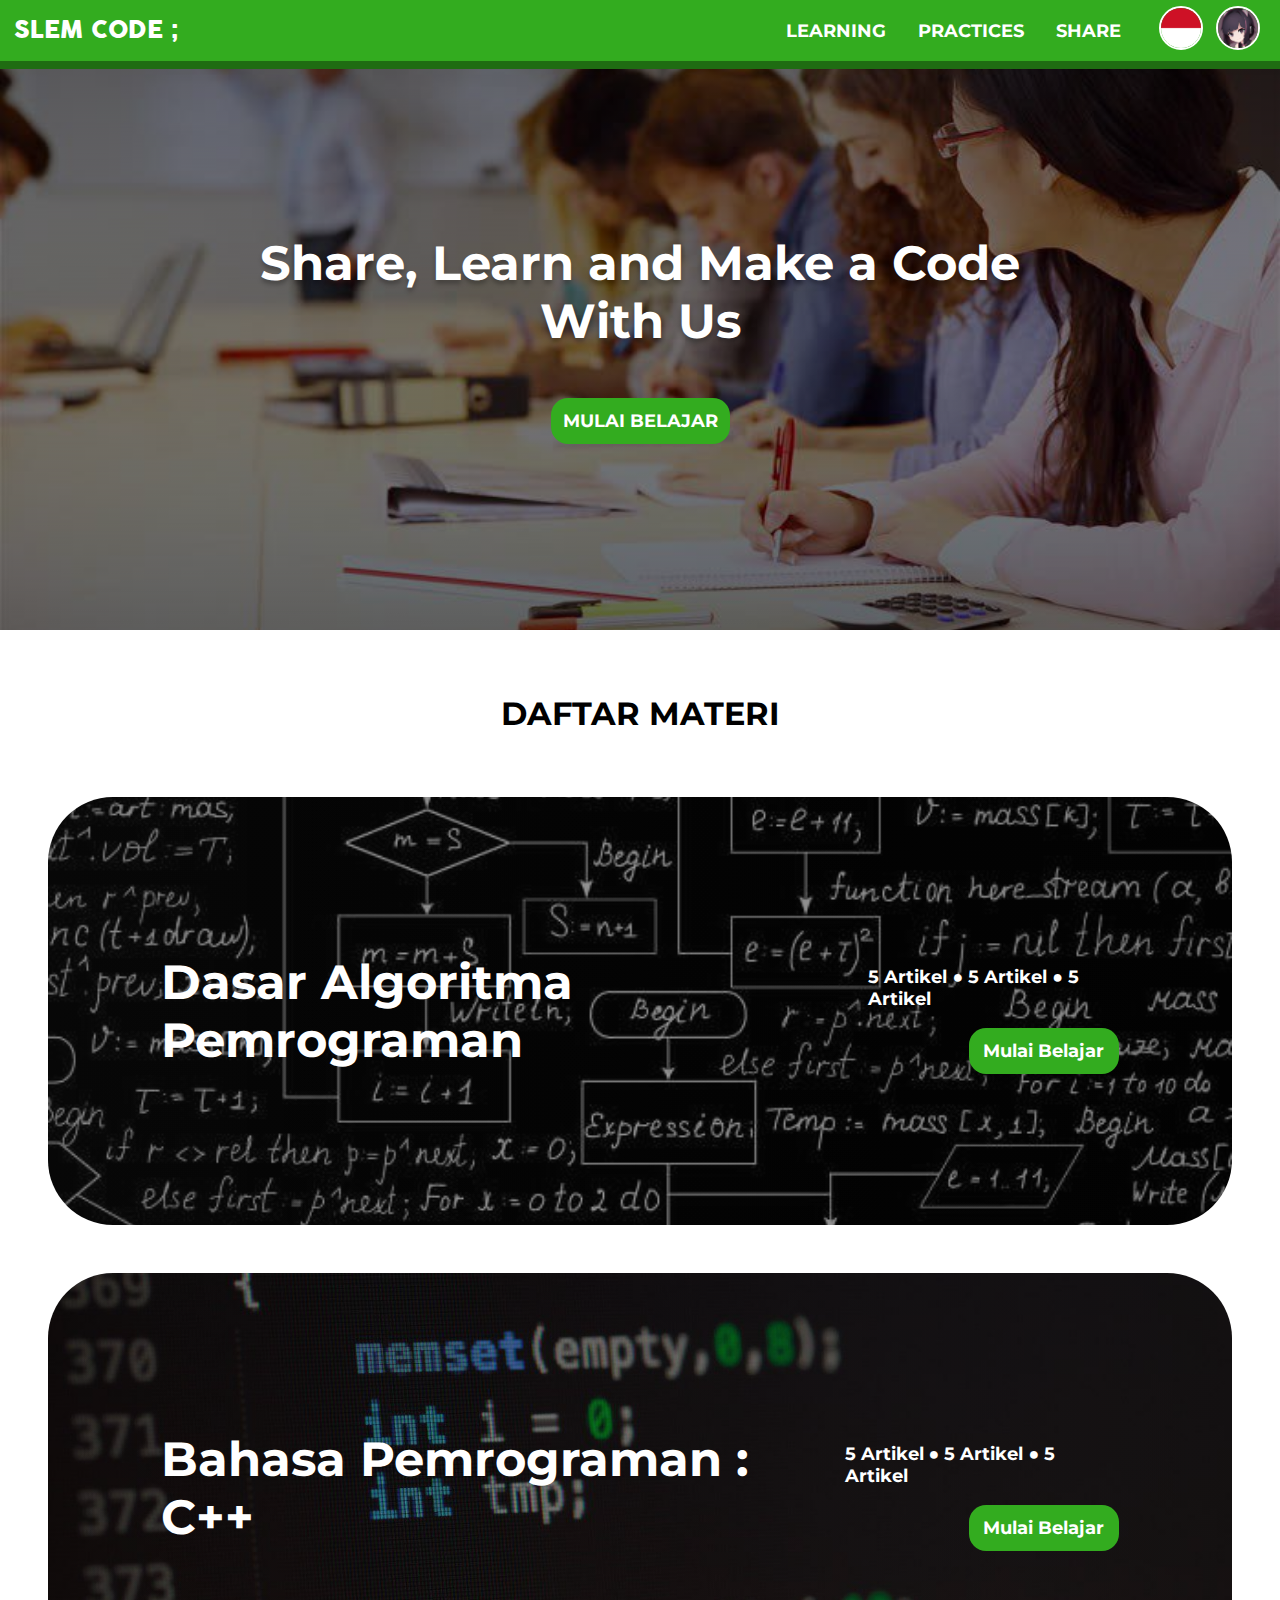
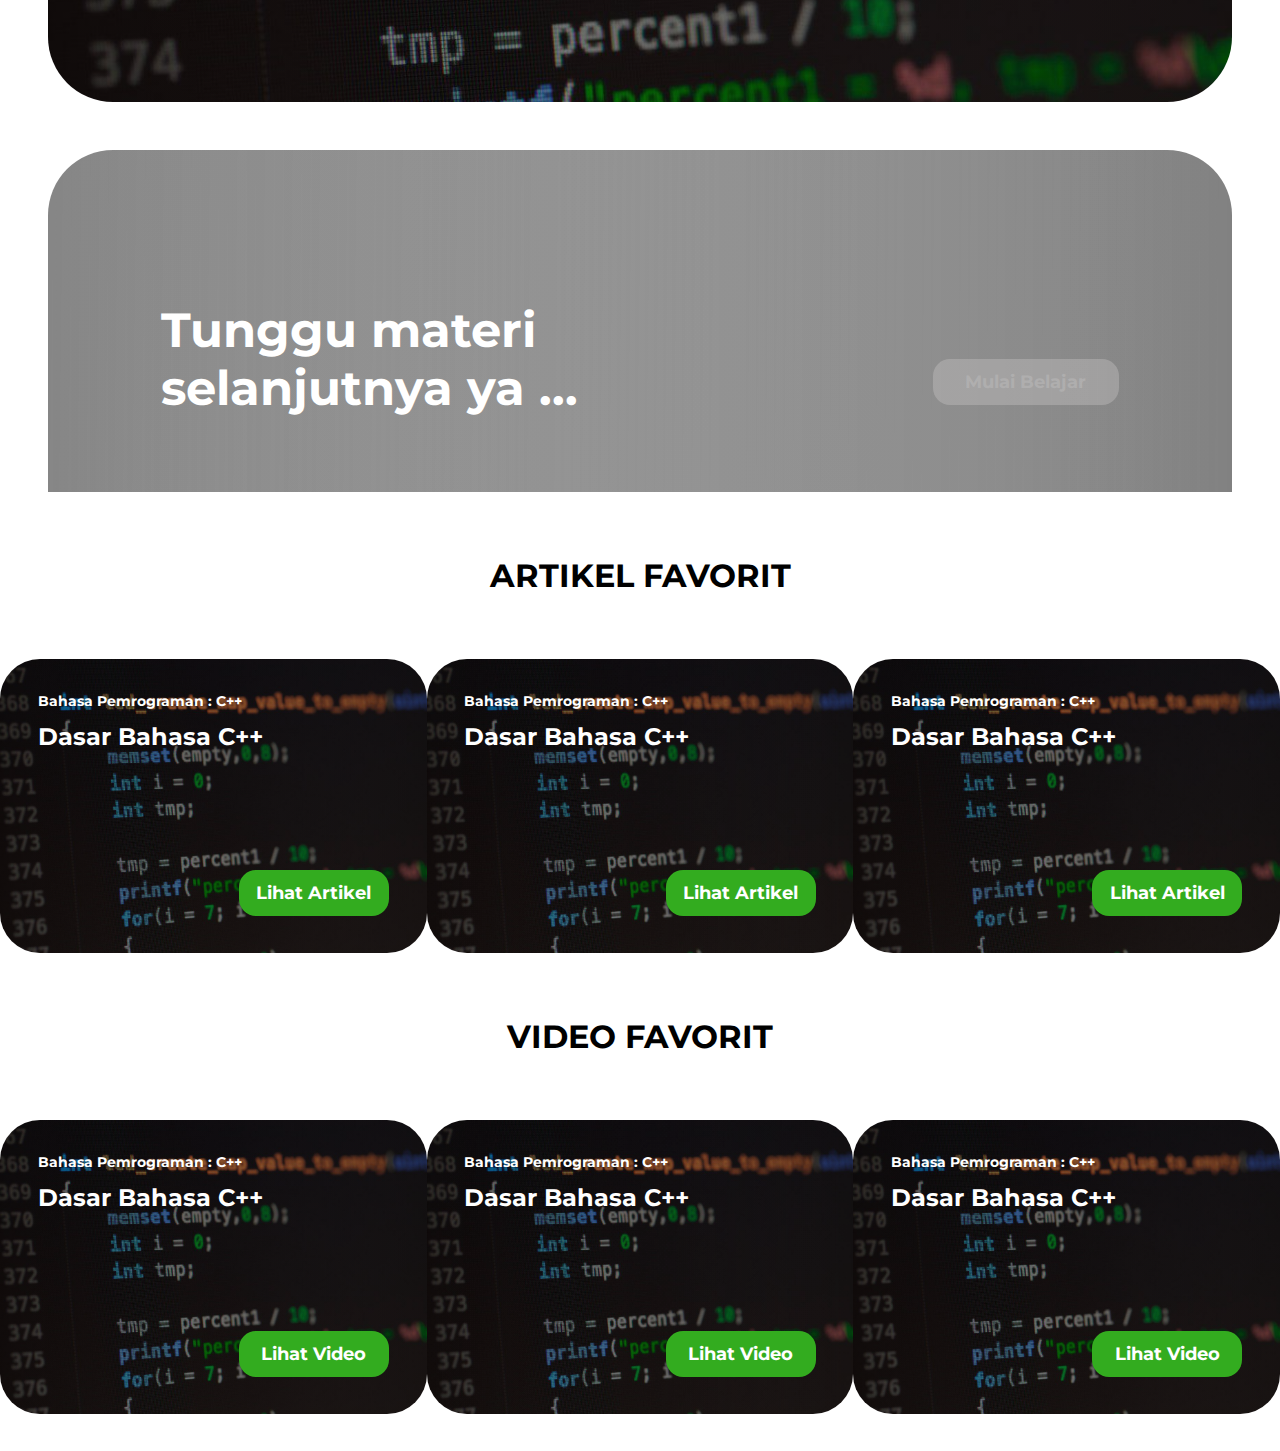
<file: index.html>
<!DOCTYPE html>
<html lang="en">
  <head>
    <meta charset="UTF-8" />
    <meta name="viewport" content="width=device-width, initial-scale=1.0" />
    <meta http-equiv="X-UA-Compatible" content="ie=edge" />
    <title>Home &ndash; SLEM CODE ;</title>
    <link
      rel="stylesheet"
      href="https://use.fontawesome.com/releases/v5.7.2/css/all.css"
      integrity="sha384-fnmOCqbTlWIlj8LyTjo7mOUStjsKC4pOpQbqyi7RrhN7udi9RwhKkMHpvLbHG9Sr"
      crossorigin="anonymous"
    />
    <link
      href="https://fonts.googleapis.com/css?family=Montserrat&display=swap"
      rel="stylesheet"
    />
    <link rel="stylesheet" href="/styles/main.css" />
    <link rel="stylesheet" href="/styles/home.css" />
  </head>
  <body>
    <nav class="navbar">
      <a href="/" class="nav-brand nav-link">SLEM CODE ;</a>
      <a href="#" class="nav-link">LEARNING</a>
      <a href="#" class="nav-link">PRACTICES</a>
      <a href="#" class="nav-link">SHARE</a>
      <button class="nav-link lang-select ">
        <img src="/assets/images/lang/ind.png" alt="ind.png" />
      </button>
      <button class="nav-link nav-user">
        <img src="/assets/images/avatar.jpg" alt="avatar.jpg" />
      </button>
    </nav>

    <section id="main-banner-wrapper">
      <header class="main-banner">
        <p>
          Share, Learn and Make a Code <br />
          With Us
        </p>
        <a href="#daftar-materi" class="link-styling">MULAI BELAJAR</a>
      </header>
    </section>

    <section id="daftar-materi">
      <header>
        <h1>DAFTAR MATERI</h1>
      </header>
      <article>
        <div class="materi-dap materi-container">
          <div class="materi-container-header">Dasar Algoritma Pemrograman</div>
          <div class="materi-container-content">
            <p>
              <span>5 Artikel</span>
              <span>&#9679;</span>
              <span>5 Artikel</span>
              <span>&#9679;</span>
              <span>5 Artikel</span>
            </p>
            <a href="/dasar_algoritma/" class="link-styling">Mulai Belajar</a>
          </div>
        </div>
        <div class="materi-cpp materi-container">
          <div class="materi-container-header">
            Bahasa Pemrograman : C++
          </div>
          <div class="materi-container-content">
            <p>
              <span>5 Artikel</span>
              <span>&#9679;</span>
              <span>5 Artikel</span>
              <span>&#9679;</span>
              <span>5 Artikel</span>
            </p>
            <a href="/c_plus_plus/" class="link-styling">Mulai Belajar</a>
          </div>
        </div>
        <div class="materi-container">
          <div class="materi-container-header">
            Tunggu materi <br />
            selanjutnya ya ...
          </div>
          <div class="materi-container-content">
            <p>
              <span>&nbsp;</span>
            </p>
            <a class="link-styling disable-link">Mulai Belajar</a>
          </div>
        </div>
      </article>
    </section>

    <section id="materi-favorite">
      <!-- Artikel Favorit -->
      <header>
        <h1>ARTIKEL FAVORIT</h1>
      </header>
      <article>
        <div class="favorite-container materi-cpp">
          <div class="favorite-container-title-wrapper">
            <p class="favorite-container-materi">Bahasa Pemrograman : C++</p>
            <p class="favorite-container-title">Dasar Bahasa C++</p>
          </div>
          <div class="favorite-link-wrapper">
            <a href="#" class="link-styling">Lihat Artikel</a>
          </div>
        </div>
        <div class="favorite-container materi-cpp">
          <div class="favorite-container-title-wrapper">
            <p class="favorite-container-materi">Bahasa Pemrograman : C++</p>
            <p class="favorite-container-title">Dasar Bahasa C++</p>
          </div>
          <div class="favorite-link-wrapper">
            <a href="#" class="link-styling">Lihat Artikel</a>
          </div>
        </div>
        <div class="favorite-container materi-cpp">
          <div class="favorite-container-title-wrapper">
            <p class="favorite-container-materi">Bahasa Pemrograman : C++</p>
            <p class="favorite-container-title">Dasar Bahasa C++</p>
          </div>
          <div class="favorite-link-wrapper">
            <a href="#" class="link-styling">Lihat Artikel</a>
          </div>
        </div>
      </article>

      <!-- Video Favorit -->
      <header>
        <h1>VIDEO FAVORIT</h1>
      </header>
      <article>
        <div class="favorite-container materi-cpp">
          <div class="favorite-container-title-wrapper">
            <p class="favorite-container-materi">Bahasa Pemrograman : C++</p>
            <p class="favorite-container-title">Dasar Bahasa C++</p>
          </div>
          <div class="favorite-link-wrapper">
            <a href="#" class="link-styling">Lihat Video</a>
          </div>
        </div>
        <div class="favorite-container materi-cpp">
          <div class="favorite-container-title-wrapper">
            <p class="favorite-container-materi">Bahasa Pemrograman : C++</p>
            <p class="favorite-container-title">Dasar Bahasa C++</p>
          </div>
          <div class="favorite-link-wrapper">
            <a href="#" class="link-styling">Lihat Video</a>
          </div>
        </div>
        <div class="favorite-container materi-cpp">
          <div class="favorite-container-title-wrapper">
            <p class="favorite-container-materi">Bahasa Pemrograman : C++</p>
            <p class="favorite-container-title">Dasar Bahasa C++</p>
          </div>
          <div class="favorite-link-wrapper">
            <a href="#" class="link-styling">Lihat Video</a>
          </div>
        </div>
      </article>
    </section>

    <footer>
      <span class="nav-brand">SLEM CODE ;</span>
      <a href="#" class="nav-link">
        <i class="fas fa-chevron-up"></i>
      </a>
    </footer>
  </body>
</html>
</file>
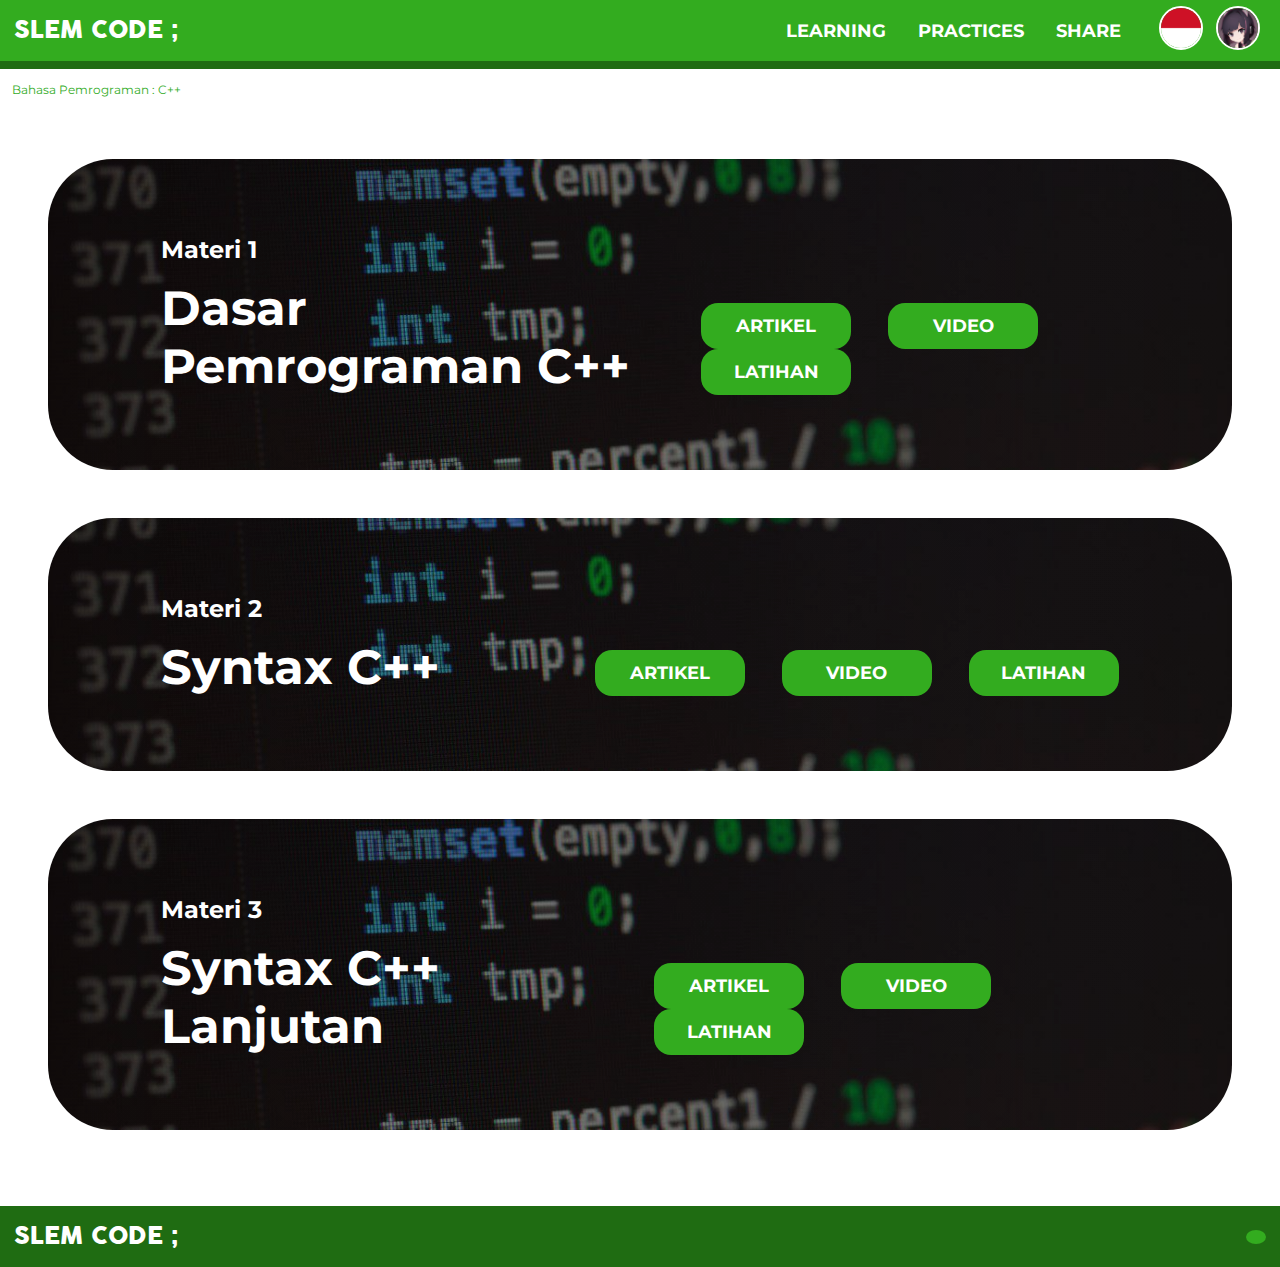
<file: c_plus_plus/index.html>
<!DOCTYPE html>
<html lang="en">
  <head>
    <meta charset="UTF-8" />
    <meta name="viewport" content="width=device-width, initial-scale=1.0" />
    <meta http-equiv="X-UA-Compatible" content="ie=edge" />
    <title>C Plus Plus &ndash; SLEM CODE ;</title>
    <link
      rel="stylesheet"
      href="https://use.fontawesome.com/releases/v5.7.2/css/all.css"
      integrity="sha384-fnmOCqbTlWIlj8LyTjo7mOUStjsKC4pOpQbqyi7RrhN7udi9RwhKkMHpvLbHG9Sr"
      crossorigin="anonymous"
    />
    <link
      href="https://fonts.googleapis.com/css?family=Montserrat&display=swap"
      rel="stylesheet"
    />
    <link rel="stylesheet" href="/styles/main.css" />
    <link rel="stylesheet" href="/styles/materi-page.css" />
  </head>
  <body>
    <nav class="navbar">
      <a href="/" class="nav-brand nav-link">SLEM CODE ;</a>
      <a href="#" class="nav-link">LEARNING</a>
      <a href="#" class="nav-link">PRACTICES</a>
      <a href="#" class="nav-link">SHARE</a>
      <button class="nav-link lang-select ">
        <img src="/assets/images/lang/ind.png" alt="ind.png" />
      </button>
      <button class="nav-link nav-user">
        <img src="/assets/images/avatar.jpg" alt="avatar.jpg" />
      </button>
    </nav>

    <section class="materi-wrapper">
      <header class="return-link-container">
        <a href="../">
          <i class="fas fa-chevron-left"></i>
          <span>Bahasa Pemrograman : C++</span>
        </a>
      </header>

      <article>
        <div class="materi-container materi-cpp">
          <div class="materi-header">
            <p class="materi-header-count">Materi 1</p>
            <p class="materi-header-title">
              Dasar Pemrograman C++
            </p>
          </div>
          <div class="materi-link-container">
            <span>
              <a
                href="articles/dasar-pemrograman-c++.html"
                class="link-styling"
              >
                ARTIKEL
              </a>
            </span>
            <span>
              <a href="videos/dasar-pemrograman-c++.html" class="link-styling">
                VIDEO
              </a>
            </span>
            <span>
              <a
                href="practices/dasar-pemrograman-c++.html"
                class="link-styling"
              >
                LATIHAN
              </a>
            </span>
          </div>
        </div>
      </article>

      <article>
        <div class="materi-container materi-cpp">
          <div class="materi-header">
            <p class="materi-header-count">Materi 2</p>
            <p class="materi-header-title">Syntax C++</p>
          </div>
          <div class="materi-link-container">
            <span>
              <a href="#" class="link-styling">ARTIKEL</a>
            </span>
            <span>
              <a href="#" class="link-styling">VIDEO</a>
            </span>
            <span>
              <a href="#" class="link-styling">LATIHAN</a>
            </span>
          </div>
        </div>
      </article>

      <article>
        <div class="materi-container materi-cpp">
          <div class="materi-header">
            <p class="materi-header-count">Materi 3</p>
            <p class="materi-header-title">Syntax C++ Lanjutan</p>
          </div>
          <div class="materi-link-container">
            <span>
              <a href="#" class="link-styling">ARTIKEL</a>
            </span>
            <span>
              <a href="#" class="link-styling">VIDEO</a>
            </span>
            <span>
              <a href="#" class="link-styling">LATIHAN</a>
            </span>
          </div>
        </div>
      </article>
    </section>

    <footer class="main-footer">
      <span class="nav-brand">SLEM CODE ;</span>
      <a href="#" class="nav-link">
        <i class="fas fa-chevron-up"></i>
      </a>
    </footer>
  </body>
</html>
</file>
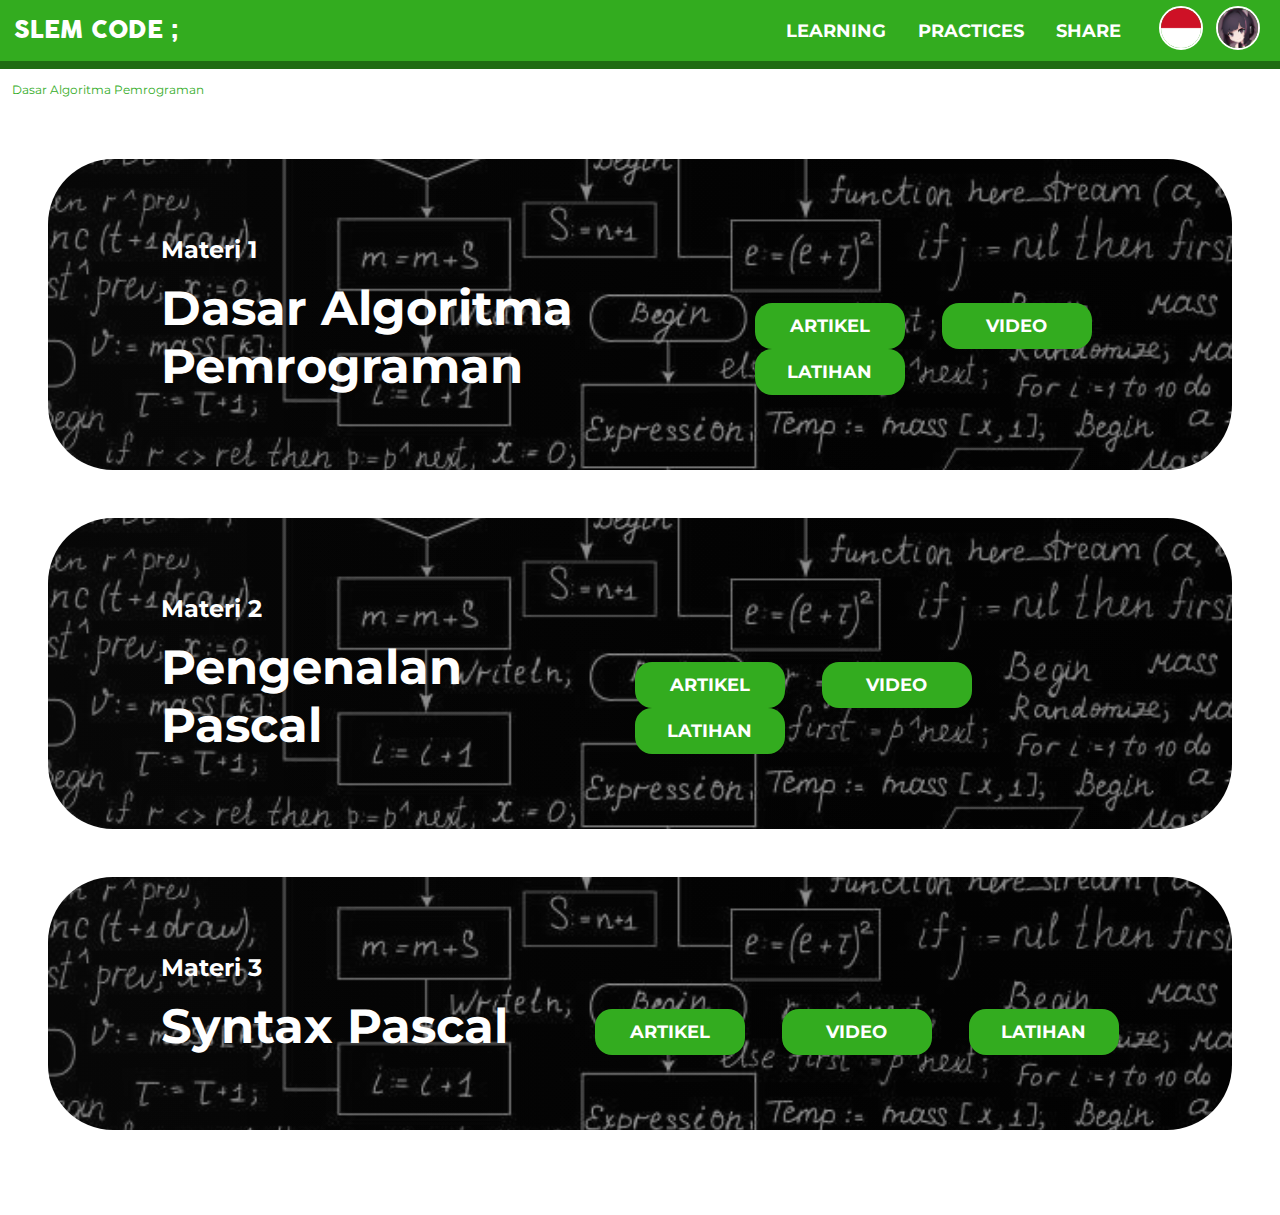
<file: dasar_algoritma/index.html>
<!DOCTYPE html>
<html lang="en">
  <head>
    <meta charset="UTF-8" />
    <meta name="viewport" content="width=device-width, initial-scale=1.0" />
    <meta http-equiv="X-UA-Compatible" content="ie=edge" />
    <title>C Plus Plus &ndash; SLEM CODE ;</title>
    <link
      rel="stylesheet"
      href="https://use.fontawesome.com/releases/v5.7.2/css/all.css"
      integrity="sha384-fnmOCqbTlWIlj8LyTjo7mOUStjsKC4pOpQbqyi7RrhN7udi9RwhKkMHpvLbHG9Sr"
      crossorigin="anonymous"
    />
    <link
      href="https://fonts.googleapis.com/css?family=Montserrat"
      rel="stylesheet"
    />
    <link rel="stylesheet" href="../styles/main.css" />
    <link rel="stylesheet" href="../styles/materi-page.css" />
  </head>
  <body>
    <nav class="navbar">
      <a href="/" class="nav-brand nav-link">SLEM CODE ;</a>
      <a href="#" class="nav-link">LEARNING</a>
      <a href="#" class="nav-link">PRACTICES</a>
      <a href="#" class="nav-link">SHARE</a>
      <button class="nav-link lang-select ">
        <img src="/assets/images/lang/ind.png" alt="ind.png" />
      </button>
      <button class="nav-link nav-user">
        <img src="/assets/images/avatar.jpg" alt="avatar.jpg" />
      </button>
    </nav>

    <section class="materi-wrapper">
      <header class="return-link-container">
        <a href="../">
          <i class="fas fa-chevron-left"></i>
          <span>Dasar Algoritma Pemrograman</span>
        </a>
      </header>

      <article>
        <div class="materi-container materi-dap">
          <div class="materi-header">
            <p class="materi-header-count">Materi 1</p>
            <p class="materi-header-title">
              Dasar Algoritma Pemrograman
            </p>
          </div>
          <div class="materi-link-container">
            <span>
              <a href="#" class="link-styling">ARTIKEL</a>
            </span>
            <span>
              <a href="#" class="link-styling">VIDEO</a>
            </span>
            <span>
              <a href="#" class="link-styling">LATIHAN</a>
            </span>
          </div>
        </div>
      </article>

      <article>
        <div class="materi-container materi-dap">
          <div class="materi-header">
            <p class="materi-header-count">Materi 2</p>
            <p class="materi-header-title">
              Pengenalan Pascal
            </p>
          </div>
          <div class="materi-link-container">
            <span>
              <a href="#" class="link-styling">ARTIKEL</a>
            </span>
            <span>
              <a href="#" class="link-styling">VIDEO</a>
            </span>
            <span>
              <a href="#" class="link-styling">LATIHAN</a>
            </span>
          </div>
        </div>
      </article>

      <article>
        <div class="materi-container materi-dap">
          <div class="materi-header">
            <p class="materi-header-count">Materi 3</p>
            <p class="materi-header-title">Syntax Pascal</p>
          </div>
          <div class="materi-link-container">
            <span>
              <a href="#" class="link-styling">ARTIKEL</a>
            </span>
            <span>
              <a href="#" class="link-styling">VIDEO</a>
            </span>
            <span>
              <a href="#" class="link-styling">LATIHAN</a>
            </span>
          </div>
        </div>
      </article>
    </section>

    <footer>
      <span class="nav-brand">SLEM CODE ;</span>
      <a href="#" class="nav-link">
        <i class="fas fa-chevron-up"></i>
      </a>
    </footer>
  </body>
</html>
</file>
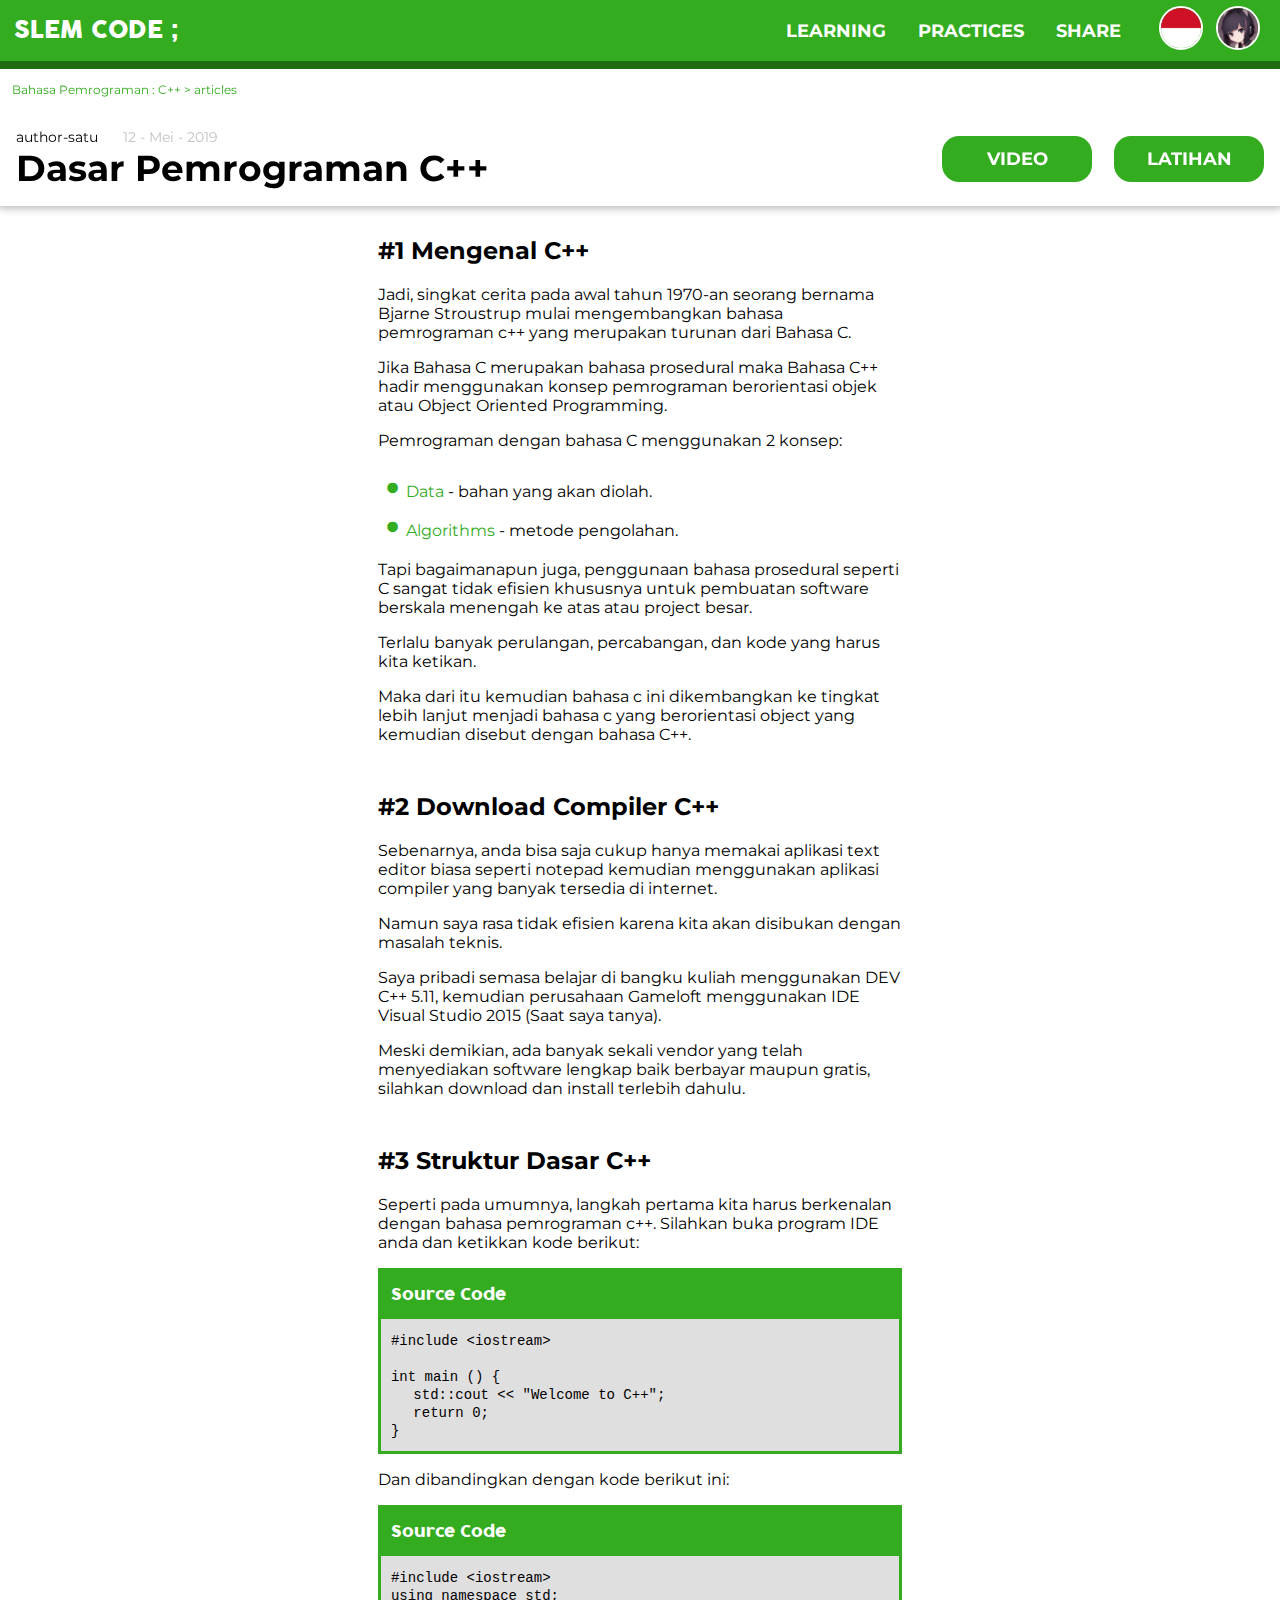
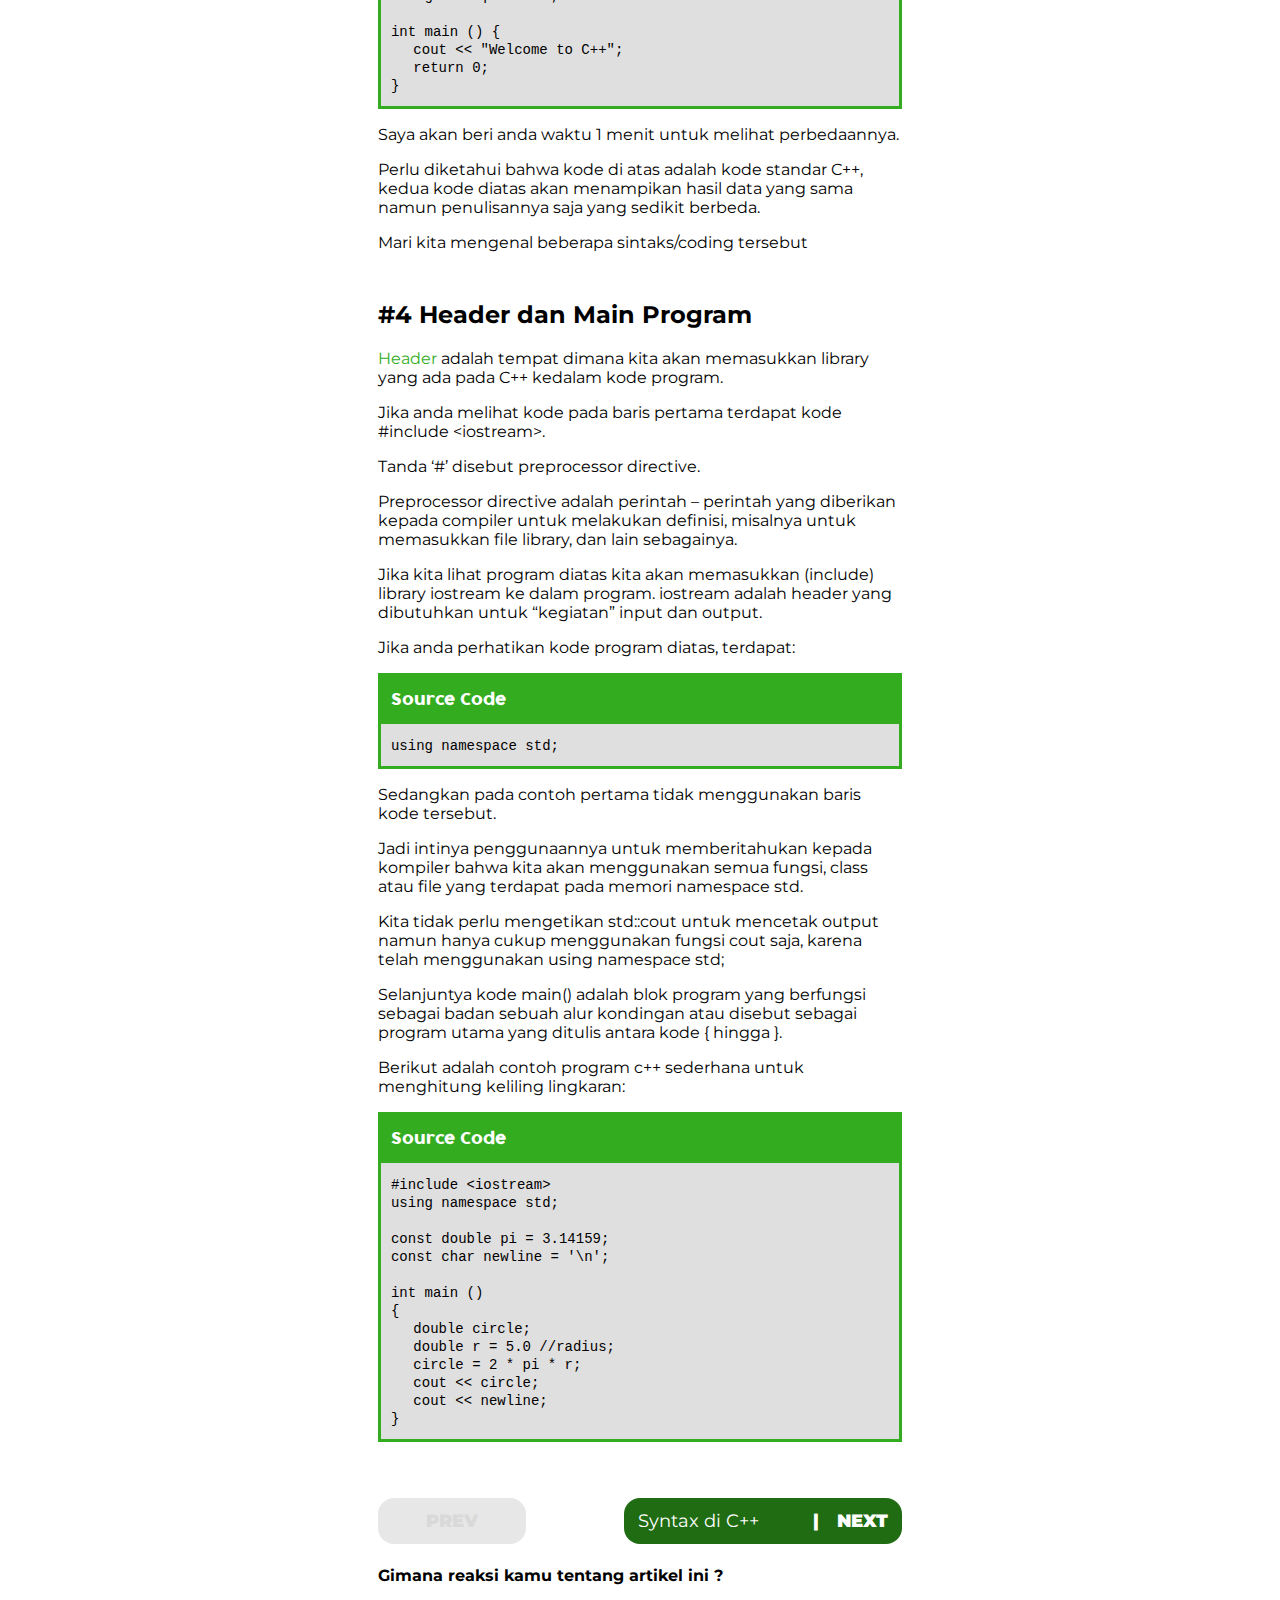
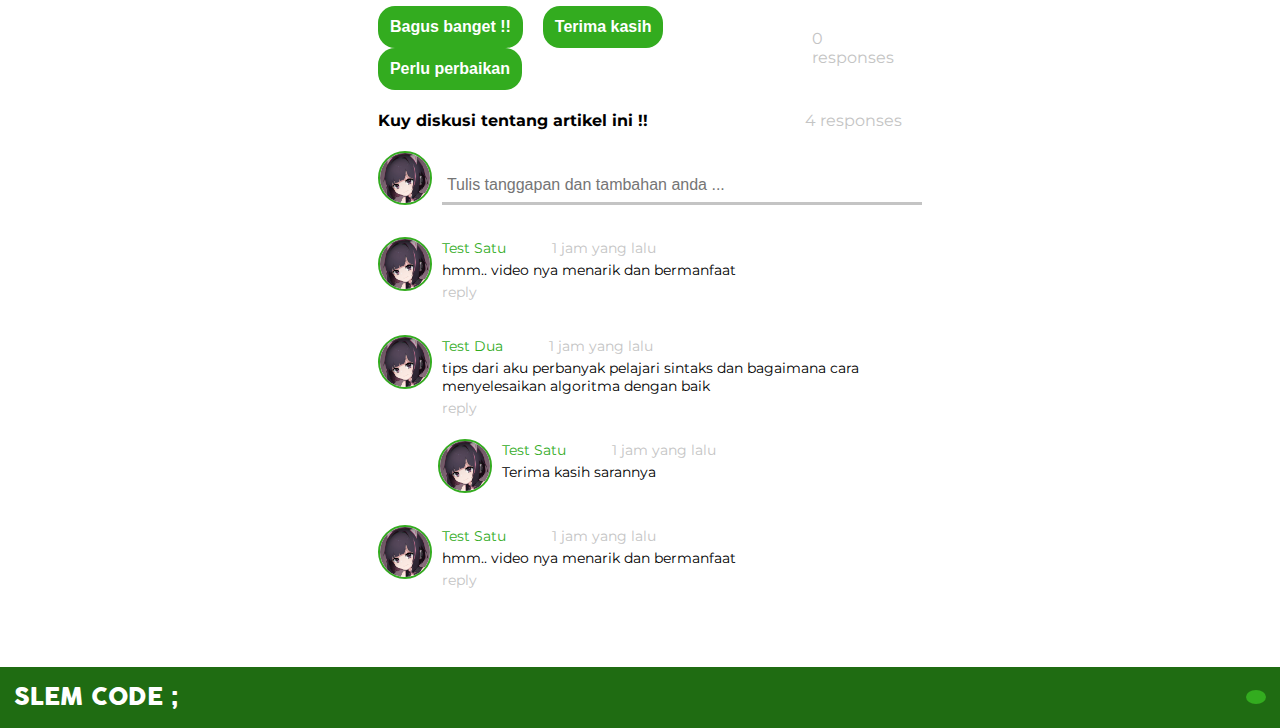
<file: c_plus_plus/articles/dasar-pemrograman-c++.html>
<!DOCTYPE html>
<html lang="en">
  <head>
    <meta charset="UTF-8" />
    <meta name="viewport" content="width=device-width, initial-scale=1.0" />
    <meta http-equiv="X-UA-Compatible" content="ie=edge" />
    <title>C Plus Plus &ndash; SLEM CODE ;</title>
    <link
      rel="stylesheet"
      href="https://use.fontawesome.com/releases/v5.7.2/css/all.css"
      integrity="sha384-fnmOCqbTlWIlj8LyTjo7mOUStjsKC4pOpQbqyi7RrhN7udi9RwhKkMHpvLbHG9Sr"
      crossorigin="anonymous"
    />
    <link
      href="https://fonts.googleapis.com/css?family=Montserrat&display=swap"
      rel="stylesheet"
    />
    <link rel="stylesheet" href="/styles/main.css" />
    <link rel="stylesheet" href="/styles/articles.css" />
    <link rel="stylesheet" href="/styles/article-header.css" />
    <link rel="stylesheet" href="/styles/code-box.css" />
    <link rel="stylesheet" href="/styles/extras.css" />
  </head>
  <body>
    <nav class="navbar">
      <a href="/" class="nav-brand nav-link">SLEM CODE ;</a>
      <a href="#" class="nav-link">LEARNING</a>
      <a href="#" class="nav-link">PRACTICES</a>
      <a href="#" class="nav-link">SHARE</a>
      <button class="nav-link lang-select ">
        <img src="/assets/images/lang/ind.png" alt="ind.png" />
      </button>
      <button class="nav-link nav-user">
        <img src="/assets/images/avatar.jpg" alt="avatar.jpg" />
      </button>
    </nav>

    <header class="main-header-wrapper">
      <div class="return-link-container">
        <a href="../">
          <i class="fas fa-chevron-left"></i>
          <span>Bahasa Pemrograman : C++ > articles</span>
        </a>
      </div>

      <div class="header-text-wrapper header-padding">
        <div class="header-text-left">
          <span>author-satu</span>
          <span class="date-published gray-text">12 - Mei - 2019</span>
          <div>Dasar Pemrograman C++</div>
        </div>
        <div class="header-text-right">
          <a href="../videos/dasar-pemrograman-c++.html" class="link-styling">
            VIDEO
          </a>
          <a
            href="../practices/dasar-pemrograman-c++.html"
            class="link-styling"
          >
            LATIHAN
          </a>
        </div>
      </div>
    </header>

    <div class="content-wrapper">
      <section class="content-container">
        <header>
          <h2>#1 Mengenal C++</h2>
        </header>
        <article>
          <p>
            Jadi, singkat cerita pada awal tahun 1970-an seorang bernama Bjarne
            Stroustrup mulai mengembangkan bahasa pemrograman c++ yang merupakan
            turunan dari Bahasa C.
          </p>
          <p>
            Jika Bahasa C merupakan bahasa prosedural maka Bahasa C++ hadir
            menggunakan konsep pemrograman berorientasi objek atau Object
            Oriented Programming.
          </p>
          <p>Pemrograman dengan bahasa C menggunakan 2 konsep:</p>
          <ul>
            <li>
              <span class="highlight-item">Data</span> - bahan yang akan diolah.
            </li>
            <li>
              <span class="highlight-item">Algorithms</span> - metode
              pengolahan.
            </li>
          </ul>
          <p>
            Tapi bagaimanapun juga, penggunaan bahasa prosedural seperti C
            sangat tidak efisien khususnya untuk pembuatan software berskala
            menengah ke atas atau project besar.
          </p>
          <p>
            Terlalu banyak perulangan, percabangan, dan kode yang harus kita
            ketikan.
          </p>
          <p>
            Maka dari itu kemudian bahasa c ini dikembangkan ke tingkat lebih
            lanjut menjadi bahasa c yang berorientasi object yang kemudian
            disebut dengan bahasa C++.
          </p>
        </article>
      </section>

      <section class="content-container">
        <header>
          <h2>#2 Download Compiler C++</h2>
        </header>
        <article>
          <p>
            Sebenarnya, anda bisa saja cukup hanya memakai aplikasi text editor
            biasa seperti notepad kemudian menggunakan aplikasi compiler yang
            banyak tersedia di internet.
          </p>
          <p>
            Namun saya rasa tidak efisien karena kita akan disibukan dengan
            masalah teknis.
          </p>
          <p>
            Saya pribadi semasa belajar di bangku kuliah menggunakan DEV C++
            5.11, kemudian perusahaan Gameloft menggunakan IDE Visual Studio
            2015 (Saat saya tanya).
          </p>
          <p>
            Meski demikian, ada banyak sekali vendor yang telah menyediakan
            software lengkap baik berbayar maupun gratis, silahkan download dan
            install terlebih dahulu.
          </p>
        </article>
      </section>

      <section class="content-container">
        <header>
          <h2>#3 Struktur Dasar C++</h2>
        </header>

        <article>
          <p>
            Seperti pada umumnya, langkah pertama kita harus berkenalan dengan
            bahasa pemrograman c++. Silahkan buka program IDE anda dan ketikkan
            kode berikut:
          </p>
          <div class="code-box-wrapper">
            <div class="code-box-title">Source Code</div>
            <div class="code-box">
              <code>
                #include &lt;iostream&gt; <br /><br />
                int main () { <br />
                &emsp; std::cout &lt;&lt; "Welcome to C++"; <br />
                &emsp; return 0; <br />
                }
              </code>
            </div>
          </div>
          <p>Dan dibandingkan dengan kode berikut ini:</p>
          <div class="code-box-wrapper">
            <div class="code-box-title">Source Code</div>
            <div class="code-box">
              <code>
                #include &lt;iostream&gt; <br />
                using namespace std; <br /><br />
                int main () { <br />
                &emsp; cout &lt;&lt; "Welcome to C++"; <br />
                &emsp; return 0; <br />
                }
              </code>
            </div>
          </div>
          <p>Saya akan beri anda waktu 1 menit untuk melihat perbedaannya.</p>
          <p>
            Perlu diketahui bahwa kode di atas adalah kode standar C++, kedua
            kode diatas akan menampikan hasil data yang sama namun penulisannya
            saja yang sedikit berbeda.
          </p>
          <p>Mari kita mengenal beberapa sintaks/coding tersebut</p>
        </article>
      </section>

      <section class="content-container">
        <header>
          <h2>#4 Header dan Main Program</h2>
        </header>
        <article>
          <p>
            <span class="highlight-item">Header</span> adalah tempat dimana kita
            akan memasukkan library yang ada pada C++ kedalam kode program.
          </p>
          <p>
            Jika anda melihat kode pada baris pertama terdapat kode #include
            &lt;iostream&gt;.
          </p>
          <p>Tanda ‘#’ disebut preprocessor directive.</p>
          <p>
            Preprocessor directive adalah perintah – perintah yang diberikan
            kepada compiler untuk melakukan definisi, misalnya untuk memasukkan
            file library, dan lain sebagainya.
          </p>
          <p>
            Jika kita lihat program diatas kita akan memasukkan (include)
            library iostream ke dalam program. iostream adalah header yang
            dibutuhkan untuk “kegiatan” input dan output.
          </p>
          <p>Jika anda perhatikan kode program diatas, terdapat:</p>
          <div class="code-box-wrapper">
            <div class="code-box-title">Source Code</div>
            <div class="code-box">
              <code>using namespace std;</code>
            </div>
          </div>
          <p>
            Sedangkan pada contoh pertama tidak menggunakan baris kode tersebut.
          </p>
          <p>
            Jadi intinya penggunaannya untuk memberitahukan kepada kompiler
            bahwa kita akan menggunakan semua fungsi, class atau file yang
            terdapat pada memori namespace std.
          </p>
          <p>
            Kita tidak perlu mengetikan std::cout untuk mencetak output namun
            hanya cukup menggunakan fungsi cout saja, karena telah menggunakan
            using namespace std;
          </p>
          <p>
            Selanjuntya kode main() adalah blok program yang berfungsi sebagai
            badan sebuah alur kondingan atau disebut sebagai program utama yang
            ditulis antara kode { hingga }.
          </p>
          <p>
            Berikut adalah contoh program c++ sederhana untuk menghitung
            keliling lingkaran:
          </p>
          <div class="code-box-wrapper">
            <div class="code-box-title">Source Code</div>
            <div class="code-box">
              <code>
                #include &lt;iostream&gt; <br />
                using namespace std; <br />
                <br />
                const double pi = 3.14159; <br />
                const char newline = '\n'; <br />
                <br />
                int main () <br />
                { <br />
                &emsp; double circle; <br />
                &emsp; double r = 5.0 //radius; <br />
                &emsp; circle = 2 * pi * r; <br />
                &emsp; cout &lt;&lt; circle; <br />
                &emsp; cout &lt;&lt; newline; <br />
                }
              </code>
            </div>
          </div>
        </article>

        <footer class="content-footer">
          <a href="#" class="link-article-footer disable-link">
            PREV
          </a>
          <a href="#" class="link-article-footer">
            <span>Syntax di C++</span>
            <span>|&emsp;NEXT</span>
          </a>
        </footer>
      </section>

      <section class="reaction-wrapper">
        <header>
          <h4>Gimana reaksi kamu tentang artikel ini ?</h4>
        </header>
        <article class="reaction-container">
          <div class="reaction-button-wrapper">
            <button class="reaction-button button-style">
              Bagus banget !!
            </button>
            <button class="reaction-button button-style">Terima kasih</button>
            <button class="reaction-button button-style">
              Perlu perbaikan
            </button>
          </div>
          <span class="gray-text">0 responses</span>
        </article>
      </section>

      <section class="comment-wrapper">
        <header>
          <h4>Kuy diskusi tentang artikel ini !!</h4>
          <span class="gray-text">4 responses</span>
        </header>
        <div class="comment-form-container">
          <a href="#" class="comment-avatar">
            <img src="/assets/images/avatar.jpg" alt="avatar.jpg" />
          </a>
          <form action="">
            <input
              type="text"
              placeholder="Tulis tanggapan dan tambahan anda ..."
              class="comment-input"
            />
          </form>
        </div>

        <article class="comment-container">
          <div class="main-comment">
            <a href="#" class="comment-avatar">
              <img src="/assets/images/avatar.jpg" alt="avatar.jpg" />
            </a>
            <div class="comment-placeholder">
              <div class="comment-title">
                <span>Test Satu</span>
                <span class="gray-text">1 jam yang lalu</span>
              </div>
              <div>hmm.. video nya menarik dan bermanfaat</div>
              <div class="gray-text">reply</div>
            </div>
          </div>
        </article>

        <article class="comment-container">
          <div class="main-comment">
            <a href="#" class="comment-avatar">
              <img src="/assets/images/avatar.jpg" alt="avatar.jpg" />
            </a>
            <div class="comment-placeholder">
              <div class="comment-title">
                <span>Test Dua</span>
                <span class="gray-text">1 jam yang lalu</span>
              </div>
              <div>
                tips dari aku perbanyak pelajari sintaks dan bagaimana cara
                menyelesaikan algoritma dengan baik
              </div>
              <div class="gray-text">reply</div>
            </div>
          </div>

          <div class="reply-comment">
            <a href="#" class="comment-avatar">
              <img src="/assets/images/avatar.jpg" alt="avatar.jpg" />
            </a>
            <div class="comment-placeholder">
              <div class="comment-title">
                <span>Test Satu</span>
                <span class="gray-text">1 jam yang lalu</span>
              </div>
              <div>Terima kasih sarannya</div>
            </div>
          </div>
        </article>

        <article class="comment-container">
          <div class="main-comment">
            <a href="#" class="comment-avatar">
              <img src="/assets/images/avatar.jpg" alt="avatar.jpg" />
            </a>
            <div class="comment-placeholder">
              <div class="comment-title">
                <span>Test Satu</span>
                <span class="gray-text">1 jam yang lalu</span>
              </div>
              <div>hmm.. video nya menarik dan bermanfaat</div>
              <div class="gray-text">reply</div>
            </div>
          </div>
        </article>
      </section>
    </div>

    <footer class="main-footer">
      <span class="nav-brand">SLEM CODE ;</span>
      <a href="#" class="nav-link">
        <i class="fas fa-chevron-up"></i>
      </a>
    </footer>
  </body>
</html>
</file>
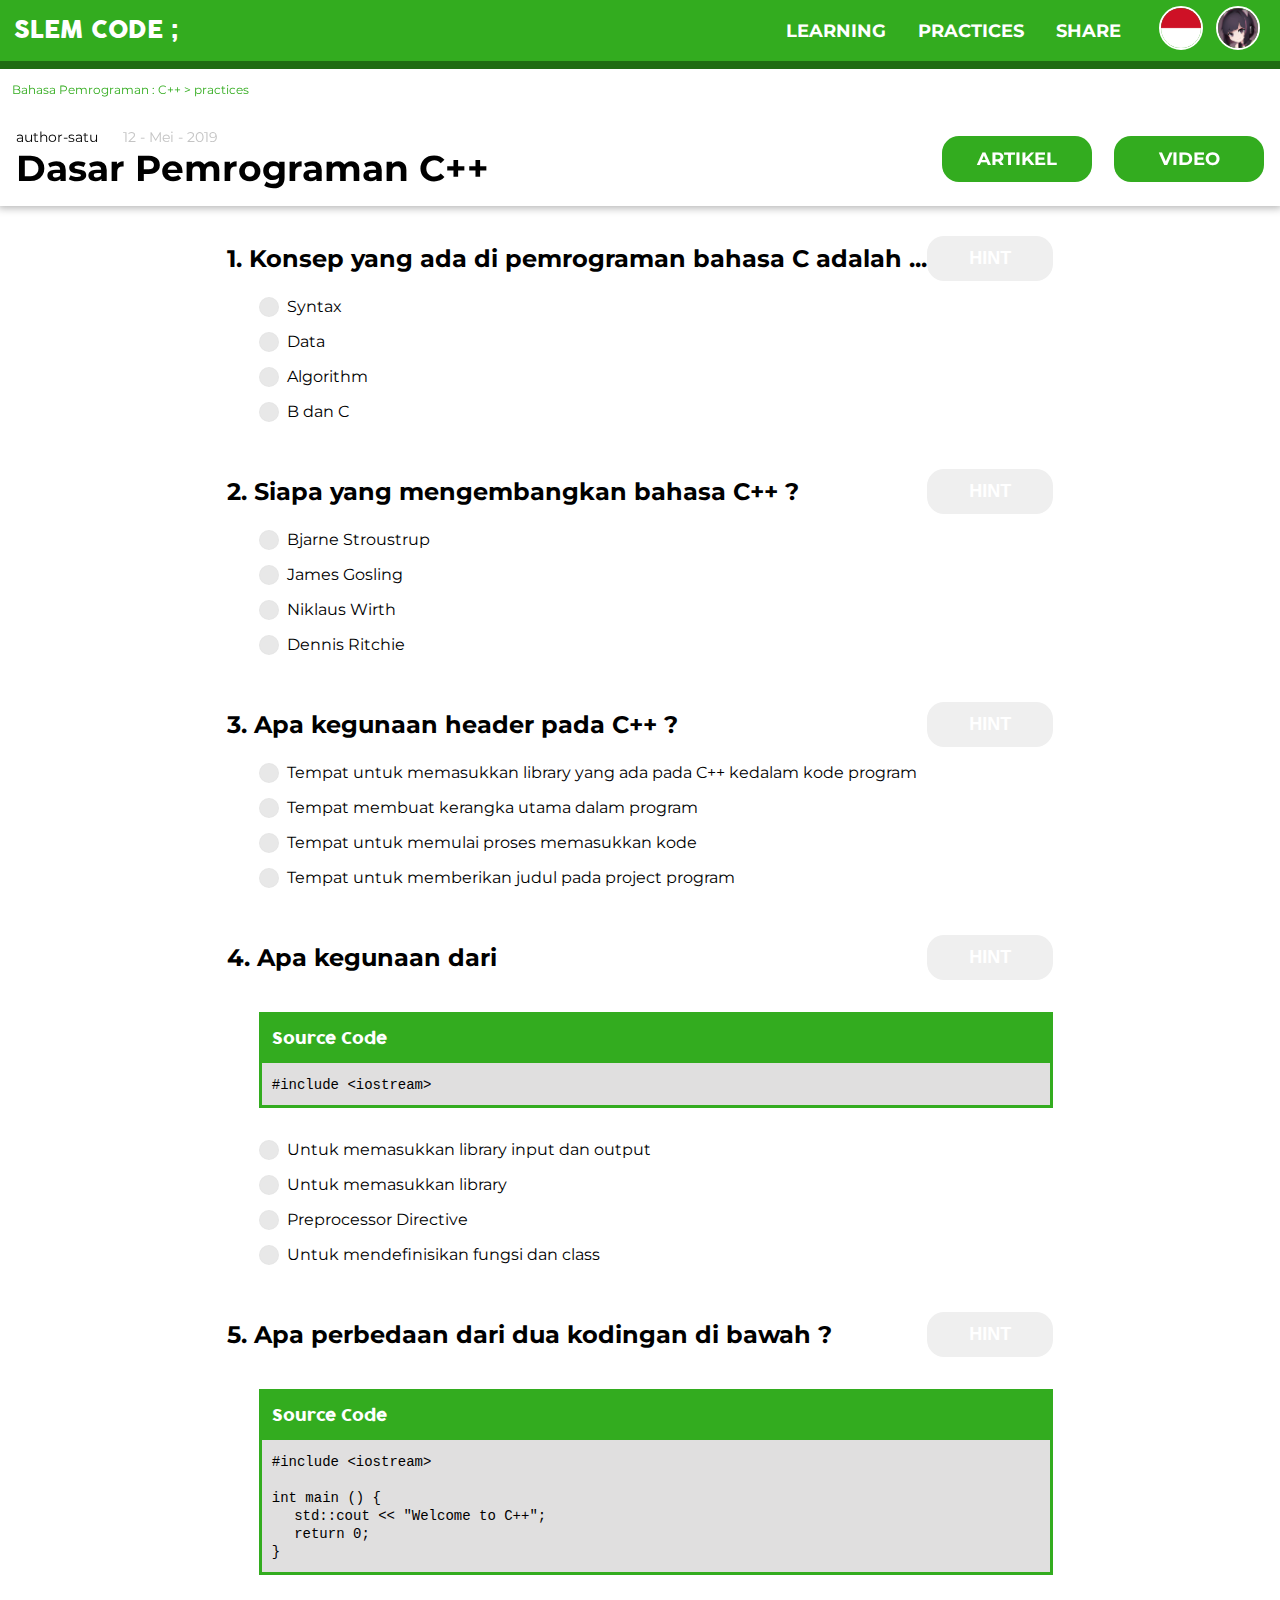
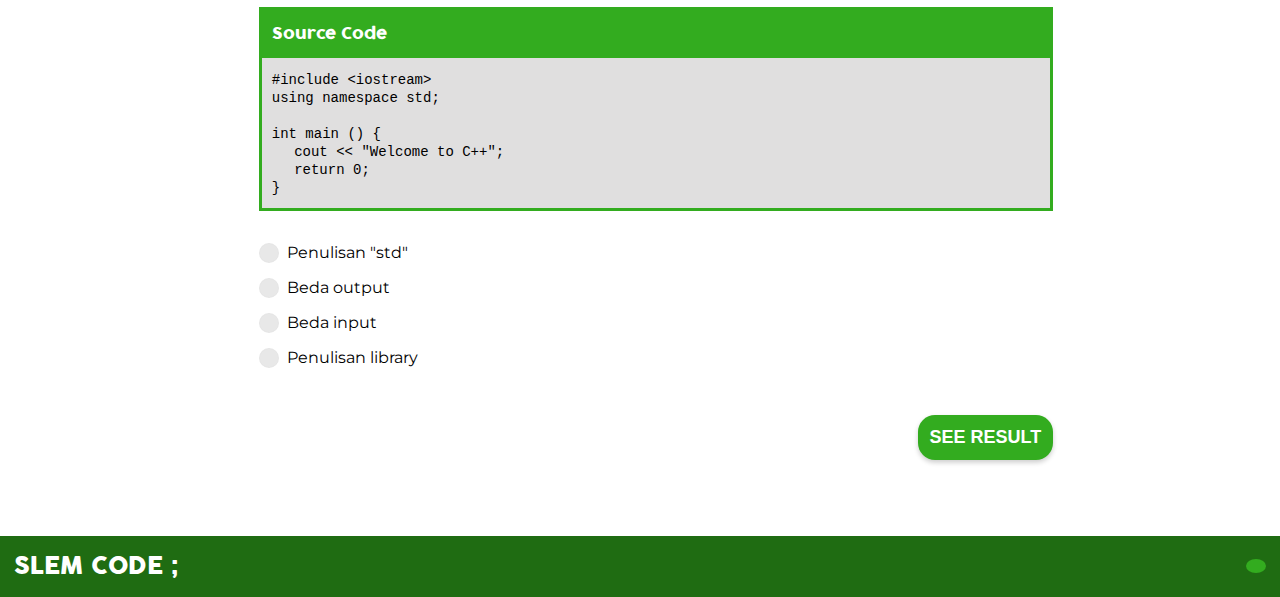
<file: c_plus_plus/practices/dasar-pemrograman-c++.html>
<!DOCTYPE html>
<html lang="en">
  <head>
    <meta charset="UTF-8" />
    <meta name="viewport" content="width=device-width, initial-scale=1.0" />
    <meta http-equiv="X-UA-Compatible" content="ie=edge" />
    <title>C Plus Plus &ndash; SLEM CODE ;</title>
    <link
      rel="stylesheet"
      href="https://use.fontawesome.com/releases/v5.7.2/css/all.css"
      integrity="sha384-fnmOCqbTlWIlj8LyTjo7mOUStjsKC4pOpQbqyi7RrhN7udi9RwhKkMHpvLbHG9Sr"
      crossorigin="anonymous"
    />
    <link
      href="https://fonts.googleapis.com/css?family=Montserrat&display=swap"
      rel="stylesheet"
    />
    <link rel="stylesheet" href="/styles/main.css" />
    <link rel="stylesheet" href="/styles/practices.css" />
    <link rel="stylesheet" href="/styles/article-header.css" />
    <link rel="stylesheet" href="/styles/code-box.css" />
  </head>
  <body>
    <nav class="navbar">
      <a href="/" class="nav-brand nav-link">SLEM CODE ;</a>
      <a href="#" class="nav-link">LEARNING</a>
      <a href="#" class="nav-link">PRACTICES</a>
      <a href="#" class="nav-link">SHARE</a>
      <button class="nav-link lang-select ">
        <img src="/assets/images/lang/ind.png" alt="ind.png" />
      </button>
      <button class="nav-link nav-user">
        <img src="/assets/images/avatar.jpg" alt="avatar.jpg" />
      </button>
    </nav>

    <section class="main-header-wrapper">
      <header>
        <div class="return-link-container">
          <a href="../">
            <i class="fas fa-chevron-left"></i>
            <span>Bahasa Pemrograman : C++ > practices</span>
          </a>
        </div>

        <div class="header-text-wrapper header-padding">
          <div class="header-text-left">
            <span>author-satu</span>
            <span class="date-published gray-text">12 - Mei - 2019</span>
            <div>Dasar Pemrograman C++</div>
          </div>
          <div class="header-text-right">
            <a
              href="../articles/dasar-pemrograman-c++.html"
              class="link-styling"
            >
              ARTIKEL
            </a>
            <a href="../videos/dasar-pemrograman-c++.html" class="link-styling">
              VIDEO
            </a>
          </div>
        </div>
      </header>
    </section>

    <div class="content-wrapper">
      <form>
        <section class="content-container">
          <header class="content-title">
            <h2>1. Konsep yang ada di pemrograman bahasa C adalah ...</h2>
            <button class="hint button-style">HINT</button>
          </header>
          <article>
            <div class="content-answer">
              <div>
                <input type="radio" name="answer1" id="syntax" />
                <label for="syntax">Syntax</label>
              </div>
              <div>
                <input type="radio" name="answer1" id="data" />
                <label for="data">Data</label>
              </div>
              <div>
                <input type="radio" name="answer1" id="algorithm" />
                <label for="algorithm">Algorithm</label>
              </div>
              <div>
                <input type="radio" name="answer1" id="b-dan-c" />
                <label for="b-dan-c">B dan C</label>
              </div>
            </div>
          </article>
        </section>

        <section class="content-container">
          <header class="content-title">
            <h2>2. Siapa yang mengembangkan bahasa C++ ?</h2>
            <button class="hint button-style">HINT</button>
          </header>
          <article>
            <div class="content-answer">
              <div>
                <input type="radio" name="answer2" id="BjarneStroustrup" />
                <label for="BjarneStroustrup">Bjarne Stroustrup</label>
              </div>
              <div>
                <input type="radio" name="answer2" id="JamesGosling" />
                <label for="JamesGosling">James Gosling</label>
              </div>
              <div>
                <input type="radio" name="answer2" id="NiklausWirth" />
                <label for="NiklausWirth">Niklaus Wirth</label>
              </div>
              <div>
                <input type="radio" name="answer2" id="DennisRitchie" />
                <label for="Dennis Ritchie">Dennis Ritchie</label>
              </div>
            </div>
          </article>
        </section>

        <section class="content-container">
          <header class="content-title">
            <h2>3. Apa kegunaan header pada C++ ?</h2>
            <button class="hint button-style">HINT</button>
          </header>
          <article>
            <div class="content-answer">
              <div>
                <input type="radio" name="answer3" id="library" />
                <label for="library">
                  Tempat untuk memasukkan library yang ada pada C++ kedalam kode
                  program
                </label>
              </div>
              <div>
                <input type="radio" name="answer3" id="kerangka" />
                <label for="kerangka">
                  Tempat membuat kerangka utama dalam program
                </label>
              </div>
              <div>
                <input type="radio" name="answer3" id="proses" />
                <label for="proses">
                  Tempat untuk memulai proses memasukkan kode
                </label>
              </div>
              <div>
                <input type="radio" name="answer3" id="judul" />
                <label for="judul">
                  Tempat untuk memberikan judul pada project program
                </label>
              </div>
            </div>
          </article>
        </section>

        <section class="content-container">
          <div class="content-title">
            <h2>4. Apa kegunaan dari</h2>
            <button class="hint button-style">HINT</button>
          </div>
          <article>
            <div class="code-box-wrapper">
              <div class="code-box-title">Source Code</div>
              <div class="code-box">
                <code>
                  #include &lt;iostream&gt;
                </code>
              </div>
            </div>
            <div class="content-answer">
              <div>
                <input type="radio" name="answer4" id="libraryInput" />
                <label for="libraryInput">
                  Untuk memasukkan library input dan output
                </label>
              </div>
              <div>
                <input type="radio" name="answer4" id="masukLibray" />
                <label for="masukLibrary">
                  Untuk memasukkan library
                </label>
              </div>
              <div>
                <input type="radio" name="answer4" id="directive" />
                <label for="directive">
                  Preprocessor Directive
                </label>
              </div>
              <div>
                <input type="radio" name="answer4" id="definisi" />
                <label for="definisi">
                  Untuk mendefinisikan fungsi dan class
                </label>
              </div>
            </div>
          </article>
        </section>

        <section class="content-container">
          <div class="content-title">
            <h2>5. Apa perbedaan dari dua kodingan di bawah ?</h2>
            <button class="hint button-style">HINT</button>
          </div>
          <article>
            <div class="code-box-wrapper">
              <div class="code-box-title">Source Code</div>
              <div class="code-box">
                <code>
                  #include &lt;iostream&gt; <br /><br />
                  int main () { <br />
                  &emsp; std::cout &lt;&lt; "Welcome to C++"; <br />
                  &emsp; return 0; <br />
                  }
                </code>
              </div>
            </div>
            <div class="code-box-wrapper">
              <div class="code-box-title">Source Code</div>
              <div class="code-box">
                <code>
                  #include &lt;iostream&gt; <br />
                  using namespace std; <br /><br />
                  int main () { <br />
                  &emsp; cout &lt;&lt; "Welcome to C++"; <br />
                  &emsp; return 0; <br />
                  }
                </code>
              </div>
            </div>
            <div class="content-answer">
              <div>
                <input type="radio" name="answer5" id="std" />
                <label for="std">
                  Penulisan "std"
                </label>
              </div>
              <div>
                <input type="radio" name="answer5" id="output" />
                <label for="output">
                  Beda output
                </label>
              </div>
              <div>
                <input type="radio" name="answer5" id="input" />
                <label for="input">
                  Beda input
                </label>
              </div>
              <div>
                <input type="radio" name="answer5" id="penulisanLibrary" />
                <label for="penulisanLibrary">
                  Penulisan library
                </label>
              </div>
            </div>
          </article>
        </section>

        <footer class="content-footer">
          <button class="result button-style">SEE RESULT</button>
        </footer>
      </form>
    </div>

    <footer class="main-footer">
      <span class="nav-brand">SLEM CODE ;</span>
      <a href="#" class="nav-link">
        <i class="fas fa-chevron-up"></i>
      </a>
    </footer>
  </body>
</html>
</file>
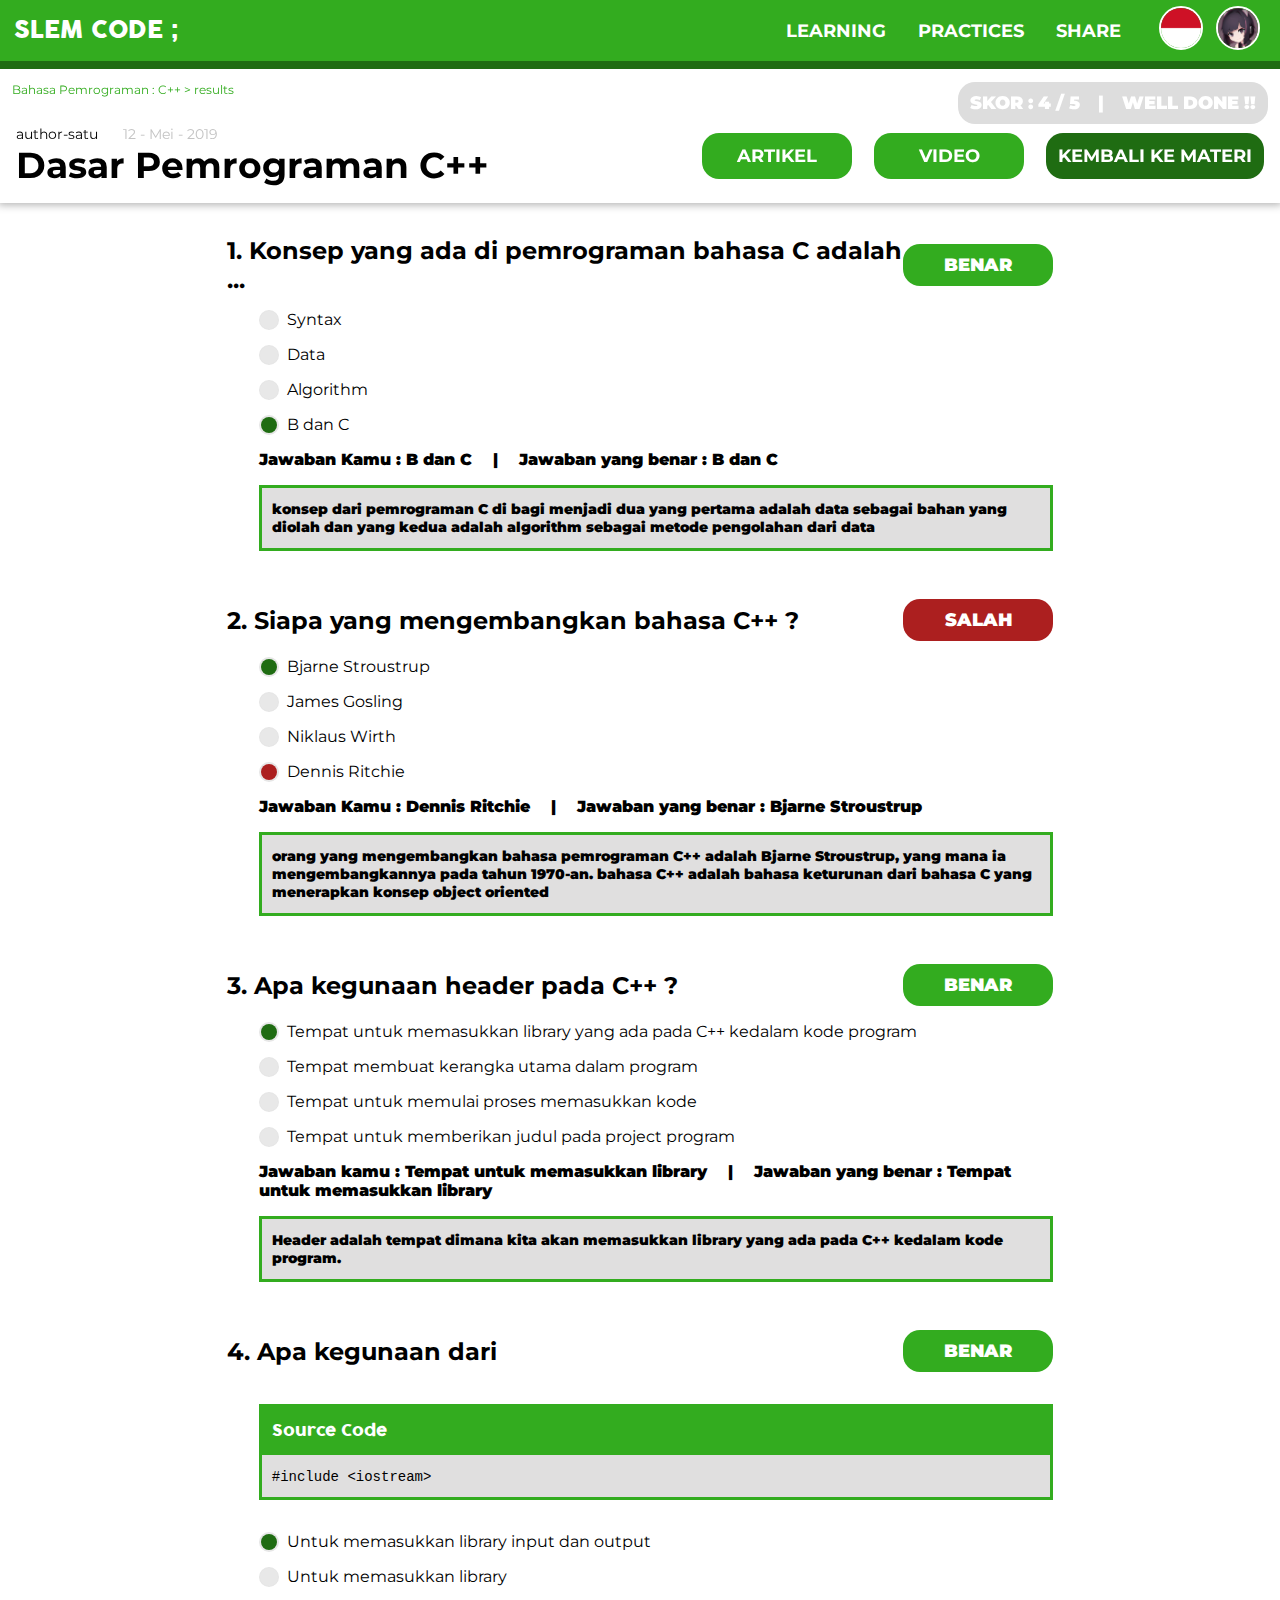
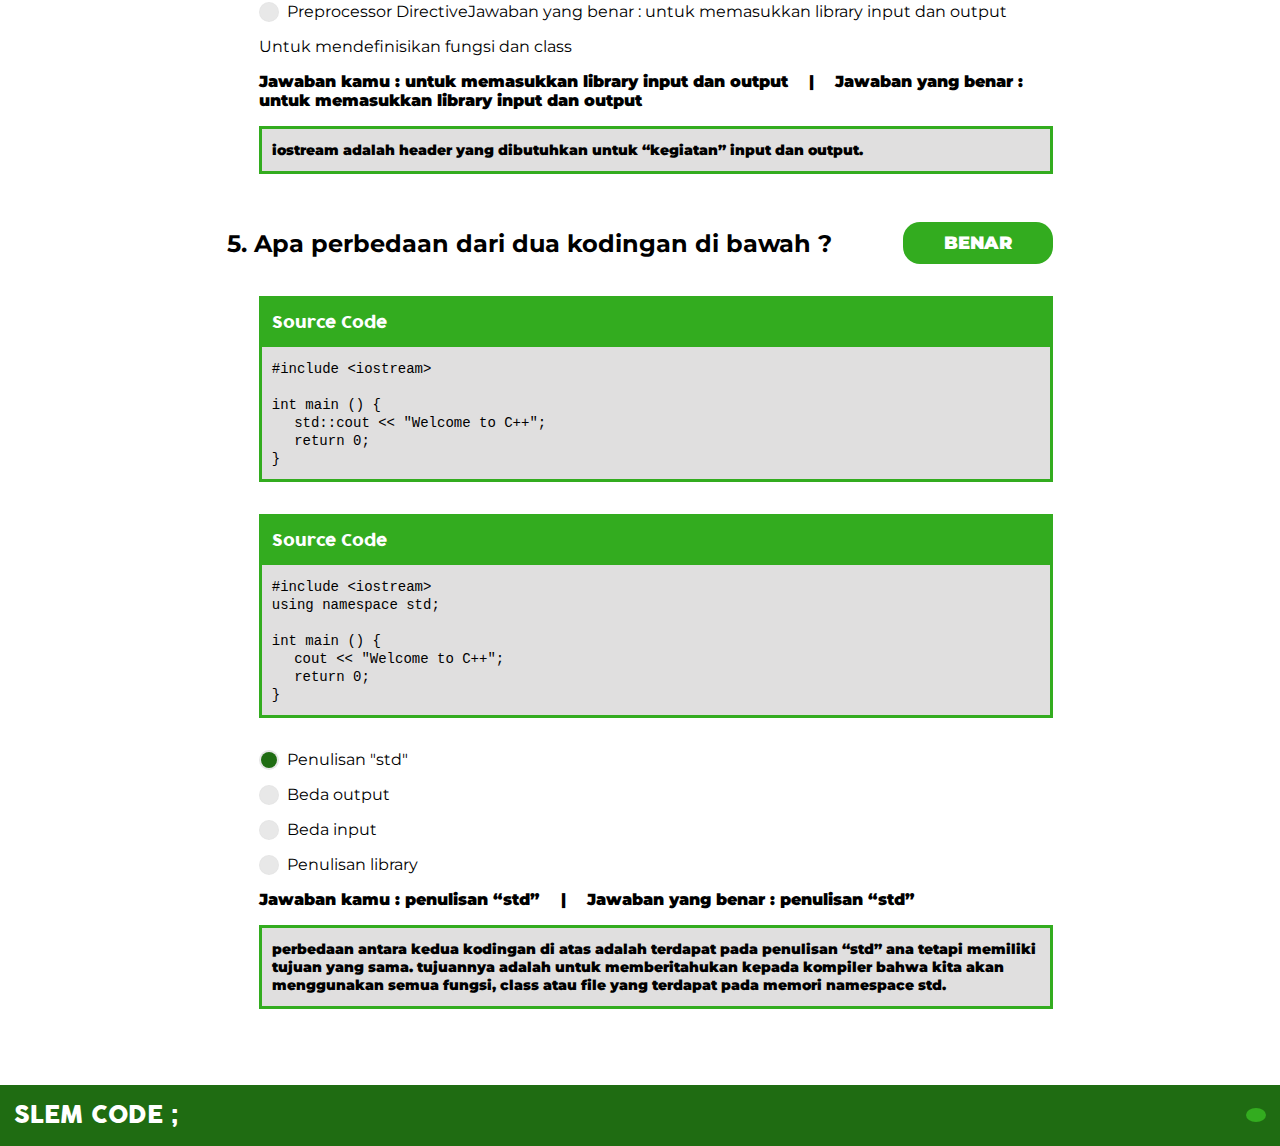
<file: c_plus_plus/results/dasar-pemrograman-c++.html>
<!DOCTYPE html>
<html lang="en">
  <head>
    <meta charset="UTF-8" />
    <meta name="viewport" content="width=device-width, initial-scale=1.0" />
    <meta http-equiv="X-UA-Compatible" content="ie=edge" />
    <title>C Plus Plus &ndash; SLEM CODE ;</title>
    <link
      rel="stylesheet"
      href="https://use.fontawesome.com/releases/v5.7.2/css/all.css"
      integrity="sha384-fnmOCqbTlWIlj8LyTjo7mOUStjsKC4pOpQbqyi7RrhN7udi9RwhKkMHpvLbHG9Sr"
      crossorigin="anonymous"
    />
    <link
      href="https://fonts.googleapis.com/css?family=Montserrat&display=swap"
      rel="stylesheet"
    />
    <link rel="stylesheet" href="/styles/main.css" />
    <link rel="stylesheet" href="/styles/practices.css" />
    <link rel="stylesheet" href="/styles/article-header.css" />
    <link rel="stylesheet" href="/styles/code-box.css" />
  </head>
  <body>
    <nav class="navbar">
      <a href="/" class="nav-brand nav-link">SLEM CODE ;</a>
      <a href="#" class="nav-link">LEARNING</a>
      <a href="#" class="nav-link">PRACTICES</a>
      <a href="#" class="nav-link">SHARE</a>
      <button class="nav-link lang-select ">
        <img src="/assets/images/lang/ind.png" alt="ind.png" />
      </button>
      <button class="nav-link nav-user">
        <img src="/assets/images/avatar.jpg" alt="avatar.jpg" />
      </button>
    </nav>

    <section class="main-header-wrapper">
      <header>
        <div class="return-link-container no-space">
          <a href="../">
            <i class="fas fa-chevron-left"></i>
            <span>Bahasa Pemrograman : C++ > results</span>
          </a>
          <span class="span-styling"
            >SKOR : 4 / 5&emsp;|&emsp;WELL DONE !!</span
          >
        </div>

        <div class="header-text-wrapper header-padding no-space">
          <div class="header-text-left">
            <span>author-satu</span>
            <span class="date-published gray-text">12 - Mei - 2019</span>
            <div>Dasar Pemrograman C++</div>
          </div>
          <div class="header-text-right">
            <a
              href="../articles/dasar-pemrograman-c++.html"
              class="link-styling"
            >
              ARTIKEL
            </a>
            <a href="../videos/dasar-pemrograman-c++.html" class="link-styling">
              VIDEO
            </a>
            <a href="/c_plus_plus/" class="link-styling dark-green"
              >KEMBALI KE MATERI</a
            >
          </div>
        </div>
      </header>
    </section>

    <div class="content-wrapper">
      <form>
        <section class="content-container">
          <header class="content-title">
            <h2>1. Konsep yang ada di pemrograman bahasa C adalah ...</h2>
            <span class="benar span-styling">BENAR</span>
          </header>
          <article>
            <div class="content-answer">
              <div>
                <input type="radio" name="answer1" id="syntax" />
                <label for="syntax">Syntax</label>
              </div>
              <div>
                <input type="radio" name="answer1" id="data" />
                <label for="data">Data</label>
              </div>
              <div>
                <input type="radio" name="answer1" id="algorithm" />
                <label for="algorithm">Algorithm</label>
              </div>
              <div>
                <input type="radio" name="answer1" id="b-dan-c" checked />
                <label for="b-dan-c">B dan C</label>
              </div>
            </div>
          </article>
          <article class="summary">
            <p>
              <span>Jawaban Kamu : B dan C</span>
              &emsp;|&emsp;
              <span>Jawaban yang benar : B dan C</span>
            </p>
            <div class="code-box-wrapper no-space">
              <div class="code-box">
                konsep dari pemrograman C di bagi menjadi dua yang pertama
                adalah data sebagai bahan yang diolah dan yang kedua adalah
                algorithm sebagai metode pengolahan dari data
              </div>
            </div>
          </article>
        </section>

        <section class="content-container">
          <header class="content-title">
            <h2>2. Siapa yang mengembangkan bahasa C++ ?</h2>
            <span class="salah span-styling">SALAH</span>
          </header>
          <article>
            <div class="content-answer">
              <div>
                <input
                  type="radio"
                  name="answer2"
                  id="BjarneStroustrup"
                  checked
                />
                <label for="BjarneStroustrup">Bjarne Stroustrup</label>
              </div>
              <div>
                <input type="radio" name="answer2" id="JamesGosling" />
                <label for="JamesGosling">James Gosling</label>
              </div>
              <div>
                <input type="radio" name="answer2" id="NiklausWirth" />
                <label for="NiklausWirth">Niklaus Wirth</label>
              </div>
              <div>
                <input
                  type="radio"
                  name="your-answer2"
                  id="DennisRitchie"
                  checked
                />
                <label for="Dennis Ritchie" class="false">Dennis Ritchie</label>
              </div>
            </div>
          </article>
          <article class="summary">
            <p>
              <span>Jawaban Kamu : Dennis Ritchie</span>
              &emsp;|&emsp;
              <span>Jawaban yang benar : Bjarne Stroustrup</span>
            </p>
            <div class="code-box-wrapper no-space">
              <div class="code-box">
                orang yang mengembangkan bahasa pemrograman C++ adalah Bjarne
                Stroustrup, yang mana ia mengembangkannya pada tahun 1970-an.
                bahasa C++ adalah bahasa keturunan dari bahasa C yang menerapkan
                konsep object oriented
              </div>
            </div>
          </article>
        </section>

        <section class="content-container">
          <header class="content-title">
            <h2>3. Apa kegunaan header pada C++ ?</h2>
            <span class="benar span-styling">BENAR</span>
          </header>
          <article>
            <div class="content-answer">
              <div>
                <input type="radio" name="answer3" id="library" checked />
                <label for="library">
                  Tempat untuk memasukkan library yang ada pada C++ kedalam kode
                  program
                </label>
              </div>
              <div>
                <input type="radio" name="answer3" id="kerangka" />
                <label for="kerangka">
                  Tempat membuat kerangka utama dalam program
                </label>
              </div>
              <div>
                <input type="radio" name="answer3" id="proses" />
                <label for="proses">
                  Tempat untuk memulai proses memasukkan kode
                </label>
              </div>
              <div>
                <input type="radio" name="answer3" id="judul" />
                <label for="judul">
                  Tempat untuk memberikan judul pada project program
                </label>
              </div>
            </div>
          </article>
          <article class="summary">
            <p>
              <span>Jawaban kamu : Tempat untuk memasukkan library</span>
              &emsp;|&emsp;
              <span>Jawaban yang benar : Tempat untuk memasukkan library</span>
            </p>
            <div class="code-box-wrapper no-space">
              <div class="code-box">
                Header adalah tempat dimana kita akan memasukkan library yang
                ada pada C++ kedalam kode program.
              </div>
            </div>
          </article>
        </section>

        <section class="content-container">
          <div class="content-title">
            <h2>4. Apa kegunaan dari</h2>
            <span class="benar span-styling">BENAR</span>
          </div>
          <article>
            <div class="code-box-wrapper">
              <div class="code-box-title">Source Code</div>
              <div class="code-box">
                <code>
                  #include &lt;iostream&gt;
                </code>
              </div>
            </div>
            <div class="content-answer">
              <div>
                <input type="radio" name="answer4" id="libraryInput" checked />
                <label for="libraryInput">
                  Untuk memasukkan library input dan output
                </label>
              </div>
              <div>
                <input type="radio" name="answer4" id="masukLibray" />
                <label for="masukLibrary">
                  Untuk memasukkan library
                </label>
              </div>
              <div>
                <input type="radio" name="answer4" id="directive" />
                <label for="directive">
                  Preprocessor DirectiveJawaban yang benar : untuk memasukkan
                  library input dan output
                </label>
              </div>
              <div>
                <input type="radio" nameJawaban yang benar : untuk memasukkan
                library input dan output
                <label for="definisi">
                  Untuk mendefinisikan fungsi dan class
                </label>
              </div>
            </div>
          </article>
          <article class="summary">
            <p>
              <span>
                Jawaban kamu : untuk memasukkan library input dan output
              </span>
              &emsp;|&emsp;
              <span>
                Jawaban yang benar : untuk memasukkan library input dan output
              </span>
            </p>
            <div class="code-box-wrapper no-space">
              <div class="code-box">
                iostream adalah header yang dibutuhkan untuk “kegiatan” input
                dan output.
              </div>
            </div>
          </article>
        </section>

        <section class="content-container">
          <div class="content-title">
            <h2>5. Apa perbedaan dari dua kodingan di bawah ?</h2>
            <span class="benar span-styling">BENAR</span>
          </div>
          <article>
            <div class="code-box-wrapper">
              <div class="code-box-title">Source Code</div>
              <div class="code-box">
                <code>
                  #include &lt;iostream&gt; <br /><br />
                  int main () { <br />
                  &emsp; std::cout &lt;&lt; "Welcome to C++"; <br />
                  &emsp; return 0; <br />
                  }
                </code>
              </div>
            </div>
            <div class="code-box-wrapper">
              <div class="code-box-title">Source Code</div>
              <div class="code-box">
                <code>
                  #include &lt;iostream&gt; <br />
                  using namespace std; <br /><br />
                  int main () { <br />
                  &emsp; cout &lt;&lt; "Welcome to C++"; <br />
                  &emsp; return 0; <br />
                  }
                </code>
              </div>
            </div>
            <div class="content-answer">
              <div>
                <input type="radio" name="answer5" id="std" checked />
                <label for="std">
                  Penulisan "std"
                </label>
              </div>
              <div>
                <input type="radio" name="answer5" id="output" />
                <label for="output">
                  Beda output
                </label>
              </div>
              <div>
                <input type="radio" name="answer5" id="input" />
                <label for="input">
                  Beda input
                </label>
              </div>
              <div>
                <input type="radio" name="answer5" id="penulisanLibrary" />
                <label for="penulisanLibrary">
                  Penulisan library
                </label>
              </div>
            </div>
          </article>
          <article class="summary">
            <p>
              <span>
                Jawaban kamu : penulisan “std”
              </span>
              &emsp;|&emsp;
              <span>
                Jawaban yang benar : penulisan “std”
              </span>
            </p>
            <div class="code-box-wrapper no-space">
              <div class="code-box">
                perbedaan antara kedua kodingan di atas adalah terdapat pada
                penulisan “std” ana tetapi memiliki tujuan yang sama. tujuannya
                adalah untuk memberitahukan kepada kompiler bahwa kita akan
                menggunakan semua fungsi, class atau file yang terdapat pada
                memori namespace std.
              </div>
            </div>
          </article>
        </section>
      </form>
    </div>

    <footer class="main-footer">
      <span class="nav-brand">SLEM CODE ;</span>
      <a href="#" class="nav-link">
        <i class="fas fa-chevron-up"></i>
      </a>
    </footer>
  </body>
</html>
</file>
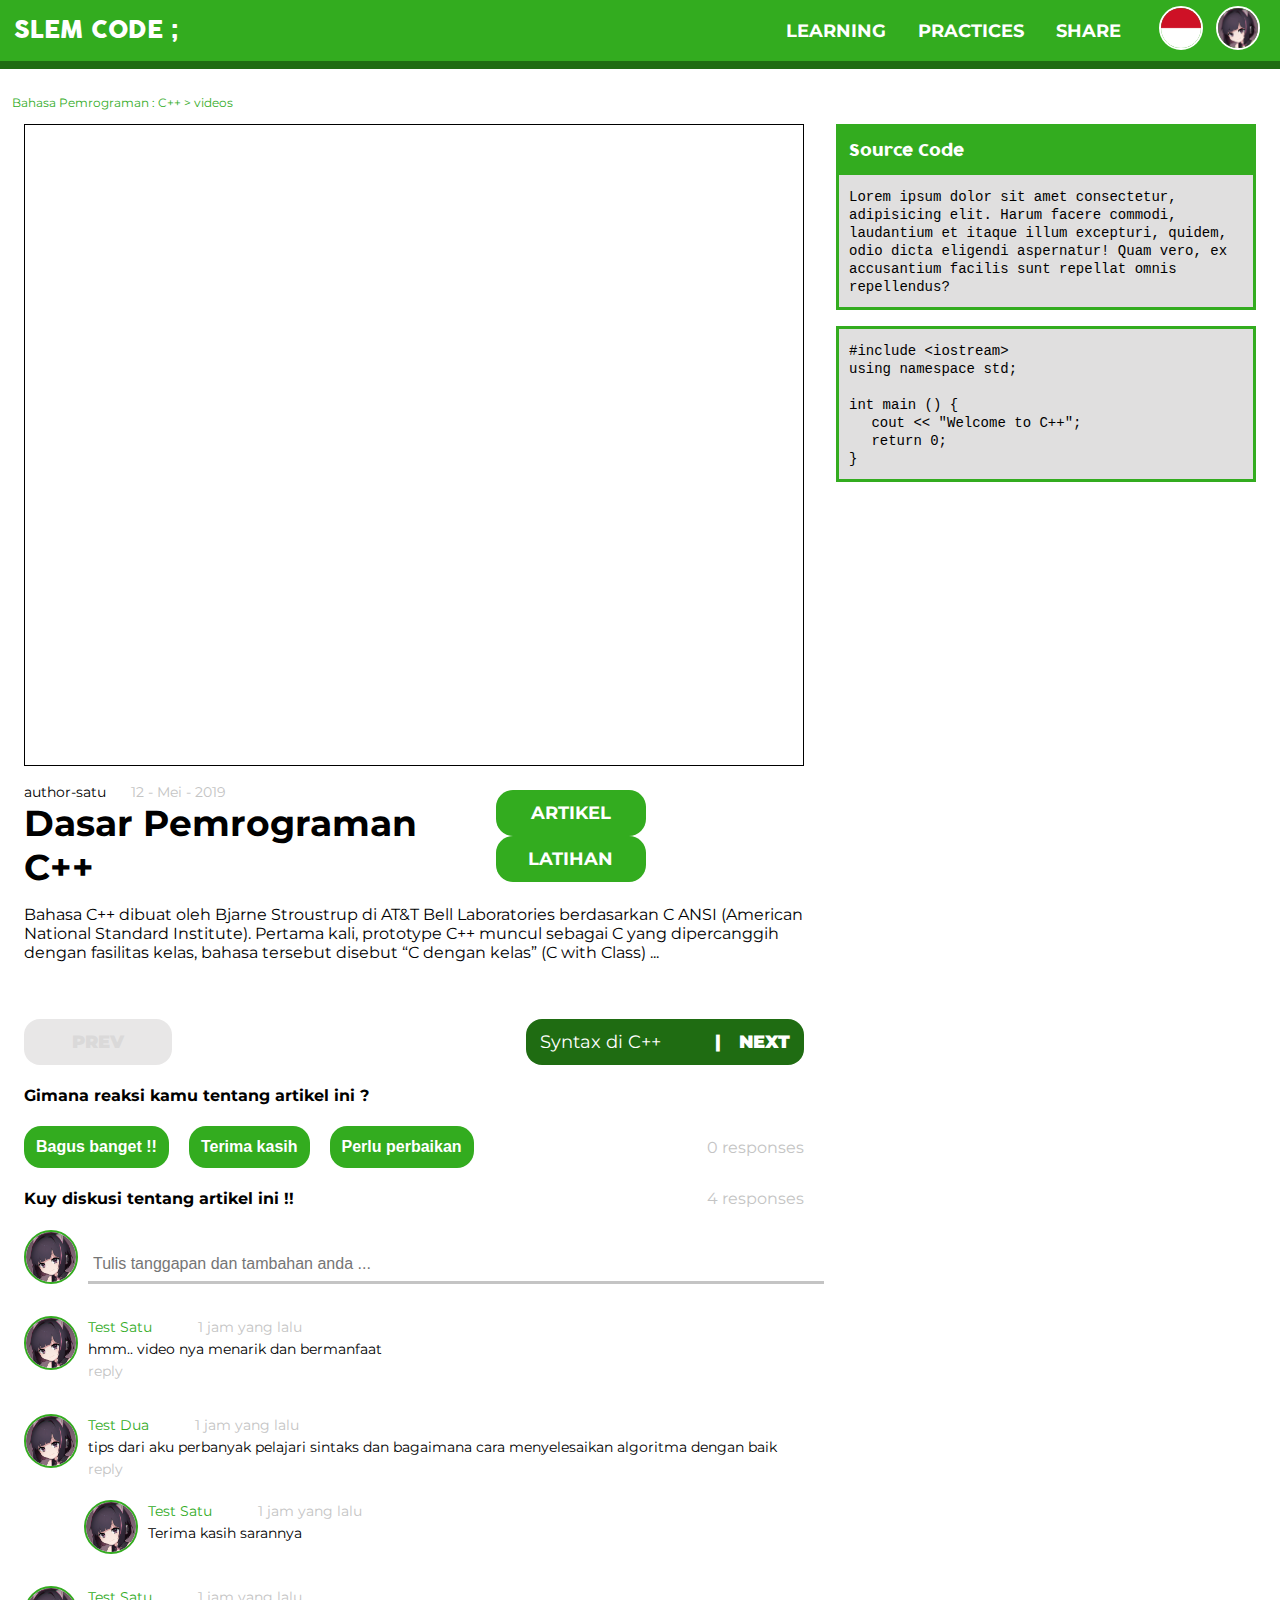
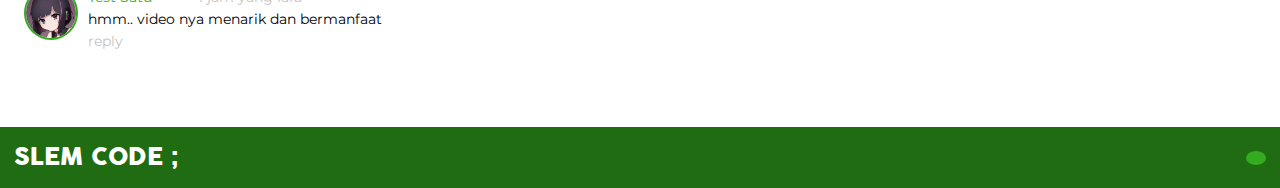
<file: c_plus_plus/videos/dasar-pemrograman-c++.html>
<!DOCTYPE html>
<html lang="en">
  <head>
    <meta charset="UTF-8" />
    <meta name="viewport" content="width=device-width, initial-scale=1.0" />
    <meta http-equiv="X-UA-Compatible" content="ie=edge" />
    <title>C Plus Plus &ndash; SLEM CODE ;</title>
    <link
      rel="stylesheet"
      href="https://use.fontawesome.com/releases/v5.7.2/css/all.css"
      integrity="sha384-fnmOCqbTlWIlj8LyTjo7mOUStjsKC4pOpQbqyi7RrhN7udi9RwhKkMHpvLbHG9Sr"
      crossorigin="anonymous"
    />
    <link
      href="https://fonts.googleapis.com/css?family=Montserrat&display=swap"
      rel="stylesheet"
    />
    <link rel="stylesheet" href="/styles/main.css" />
    <link rel="stylesheet" href="/styles/videos.css" />
    <link rel="stylesheet" href="/styles/article-header.css" />
    <link rel="stylesheet" href="/styles/code-box.css" />
    <link rel="stylesheet" href="/styles/extras.css" />
  </head>
  <body>
    <nav class="navbar">
      <a href="/" class="nav-brand nav-link">SLEM CODE ;</a>
      <a href="#" class="nav-link">LEARNING</a>
      <a href="#" class="nav-link">PRACTICES</a>
      <a href="#" class="nav-link">SHARE</a>
      <button class="nav-link lang-select ">
        <img src="/assets/images/lang/ind.png" alt="ind.png" />
      </button>
      <button class="nav-link nav-user">
        <img src="/assets/images/avatar.jpg" alt="avatar.jpg" />
      </button>
    </nav>

    <div class="content-wrapper">
      <header class="return-link-container">
        <a href="../">
          <i class="fas fa-chevron-left"></i>
          <span>Bahasa Pemrograman : C++ > videos</span>
        </a>
      </header>

      <div class="content-container">
        <section class="left-container">
          <article>
            <div class="video-container"></div>
            <header class="header-text-wrapper">
              <div class="header-text-left">
                <span>author-satu</span>
                <span class="date-published gray-text">12 - Mei - 2019</span>
                <div>Dasar Pemrograman C++</div>
              </div>
              <div class="header-text-right">
                <a
                  href="../articles/dasar-pemrograman-c++.html"
                  class="link-styling"
                >
                  ARTIKEL
                </a>
                <a
                  href="../practices/dasar-pemrograman-c++.html"
                  class="link-styling"
                >
                  LATIHAN
                </a>
              </div>
            </header>
            <p>
              Bahasa C++ dibuat oleh Bjarne Stroustrup di AT&T Bell Laboratories
              berdasarkan C ANSI (American National Standard Institute). Pertama
              kali, prototype C++ muncul sebagai C yang dipercanggih dengan
              fasilitas kelas, bahasa tersebut disebut “C dengan kelas” (C with
              Class) ...
            </p>
          </article>

          <footer class="content-footer">
            <a href="#" class="link-article-footer disable-link">
              PREV
            </a>
            <a href="#" class="link-article-footer">
              <span>Syntax di C++</span>
              <span>&emsp;|&emsp;NEXT</span>
            </a>
          </footer>

          <section class="reaction-wrapper">
            <header>
              <h4>Gimana reaksi kamu tentang artikel ini ?</h4>
            </header>
            <article class="reaction-container">
              <div class="reaction-button-wrapper">
                <button class="reaction-button button-style">
                  Bagus banget !!
                </button>
                <button class="reaction-button button-style">
                  Terima kasih
                </button>
                <button class="reaction-button button-style">
                  Perlu perbaikan
                </button>
              </div>
              <span class="gray-text">0 responses</span>
            </article>
          </section>

          <section class="comment-wrapper">
            <header>
              <h4>Kuy diskusi tentang artikel ini !!</h4>
              <span class="gray-text">4 responses</span>
            </header>
            <div class="comment-form-container">
              <a href="#" class="comment-avatar">
                <img src="/assets/images/avatar.jpg" alt="avatar.jpg" />
              </a>
              <form action="">
                <input
                  type="text"
                  placeholder="Tulis tanggapan dan tambahan anda ..."
                  class="comment-input"
                />
              </form>
            </div>

            <article class="comment-container">
              <div class="main-comment">
                <a href="#" class="comment-avatar">
                  <img src="/assets/images/avatar.jpg" alt="avatar.jpg" />
                </a>
                <div class="comment-placeholder">
                  <div class="comment-title">
                    <span>Test Satu</span>
                    <span class="gray-text">1 jam yang lalu</span>
                  </div>
                  <div>hmm.. video nya menarik dan bermanfaat</div>
                  <div class="gray-text">reply</div>
                </div>
              </div>
            </article>

            <article class="comment-container">
              <div class="main-comment">
                <a href="#" class="comment-avatar">
                  <img src="/assets/images/avatar.jpg" alt="avatar.jpg" />
                </a>
                <div class="comment-placeholder">
                  <div class="comment-title">
                    <span>Test Dua</span>
                    <span class="gray-text">1 jam yang lalu</span>
                  </div>
                  <div>
                    tips dari aku perbanyak pelajari sintaks dan bagaimana cara
                    menyelesaikan algoritma dengan baik
                  </div>
                  <div class="gray-text">reply</div>
                </div>
              </div>

              <div class="reply-comment">
                <a href="#" class="comment-avatar">
                  <img src="/assets/images/avatar.jpg" alt="avatar.jpg" />
                </a>
                <div class="comment-placeholder">
                  <div class="comment-title">
                    <span>Test Satu</span>
                    <span class="gray-text">1 jam yang lalu</span>
                  </div>
                  <div>Terima kasih sarannya</div>
                </div>
              </div>
            </article>

            <article class="comment-container">
              <div class="main-comment">
                <a href="#" class="comment-avatar">
                  <img src="/assets/images/avatar.jpg" alt="avatar.jpg" />
                </a>
                <div class="comment-placeholder">
                  <div class="comment-title">
                    <span>Test Satu</span>
                    <span class="gray-text">1 jam yang lalu</span>
                  </div>
                  <div>hmm.. video nya menarik dan bermanfaat</div>
                  <div class="gray-text">reply</div>
                </div>
              </div>
            </article>
          </section>
        </section>
        <section class="right-container">
          <div class="code-box-wrapper">
            <div class="code-box-title">Source Code</div>
            <div class="code-box">
              <code>
                Lorem ipsum dolor sit amet consectetur, adipisicing elit. Harum
                facere commodi, laudantium et itaque illum excepturi, quidem,
                odio dicta eligendi aspernatur! Quam vero, ex accusantium
                facilis sunt repellat omnis repellendus?
              </code>
            </div>
          </div>
          <div class="code-box-wrapper">
            <div class="code-box">
              <code>
                #include &lt;iostream&gt; <br />
                using namespace std; <br /><br />
                int main () { <br />
                &emsp; cout &lt;&lt; "Welcome to C++"; <br />
                &emsp; return 0; <br />
                }
              </code>
            </div>
          </div>
        </section>
      </div>
    </div>

    <footer class="main-footer">
      <span class="nav-brand">SLEM CODE ;</span>
      <a href="#" class="nav-link">
        <i class="fas fa-chevron-up"></i>
      </a>
    </footer>
  </body>
</html>
</file>
<file: styles/main.css>
@font-face {
  font-family: "Cocogoose";
  src: url("../assets/fonts/Cocogoose_trial.otf");
}

html,
body {
  margin: 0;
  padding: 0;
  scroll-behavior: smooth;
}

body {
  font-family: "Montserrat";
}

.gray-text {
  color: #c4c4c4;
}

a {
  text-decoration: none;
  color: #33ac1f;
}

.link-styling {
  color: white;
  background-color: #33ac1f;
  padding: 12px;
  min-width: 7em;
  text-align: center;
  display: inline-block;
  font-size: 18px;
  border-radius: 17px;
  font-weight: 700;
}

a.disable-link {
  color: rgba(197, 196, 196, 0.4);
  background-color: rgba(197, 196, 196, 0.4);
  min-width: 9em;
  justify-content: center;
}

.return-link-container {
  font-size: 12px;
  padding: 14px 12px;
}

label {
  cursor: pointer;
}

.button-style {
  outline: none;
  border: none;
  color: white;
  font-size: 18px;
  font-weight: 900;
  padding: 12px;
  min-width: 7em;
  border-radius: 17px;
  cursor: pointer;
}

/* Navigation bar */
.navbar {
  display: inline-flex;
  position: fixed;
  width: 100%;
  background-color: #33ac1f;
  align-items: center;
  border-bottom: 8px solid #1f6c12;
  z-index: 2;
}

.nav-brand {
  font-family: "Cocogoose";
  font-size: 24px;
  color: white;
  margin: 12px auto 12px 14px;
}

.nav-link:not(.nav-brand) {
  font-size: 18px;
  margin-left: 32px;
  font-weight: 700;
}

a.nav-link {
  color: white;
}

button.nav-link.nav-user {
  margin-left: 1px;
  margin-right: 14px;
}

button.lang-select,
button.nav-user {
  background-color: transparent;
  border: none;
  outline: none;
  cursor: pointer;
}

.lang-select img,
.nav-user img {
  border-radius: 100%;
  border: 2px solid white;
  width: 40px;
  height: 40px;
}

/* Footer */
.main-footer {
  display: flex;
  margin-top: 2cm;
  background-color: #1f6c12;
  align-items: center;
}

.main-footer a.nav-link {
  background-color: #33ac1f;
  border-radius: 100%;
  padding: 7px 10px;
  margin-right: 14px;
}
</file>
<file: styles/home.css>
/* Banner */
header.main-banner {
  display: flex;
  height: 630px;
  background: linear-gradient(
      180deg,
      rgba(0, 0, 0, 0.6) 0%,
      rgba(255, 255, 255, 0) 100%
    ),
    linear-gradient(180deg, rgba(255, 255, 255, 0) 0%, rgba(0, 0, 0, 0.6) 100%),
    url("../assets/images/home/banner.jpg") no-repeat center center;
  background-size: cover;
  color: white;
  justify-content: center;
  align-items: center;
  flex-direction: column;
}

header.main-banner p {
  text-align: center;
  font-size: 48px;
  font-weight: 700;
  text-shadow: 0px 4px 4px rgba(0, 0, 0, 0.25);
}

/* Content Daftar Materi */
header > h1 {
  text-align: center;
  margin: 2em;
}

.materi-container {
  display: flex;
  padding: 4cm 3cm;
  color: white;
  margin: 3em;
  margin-top: 0;
  border-radius: 65px;
  justify-content: space-between;
  font-weight: 700;
}

.materi-container-header {
  font-size: 48px;
  align-self: center;
}

.materi-container-content {
  font-size: 18px;
  display: flex;
  flex-direction: column;
}

#daftar-materi .link-styling {
  align-self: flex-end;
}

.materi-dap {
  background: linear-gradient(
      270deg,
      rgba(4, 4, 4, 0.5) 0%,
      rgba(255, 255, 255, 0) 100%
    ),
    linear-gradient(
      270.72deg,
      rgba(255, 255, 255, 0) 1.06%,
      rgba(14, 14, 14, 0.5) 99.87%
    ),
    url("../assets/images/home/dap.jpg") no-repeat center center;
  background-size: cover;
}

.materi-cpp {
  background: linear-gradient(
      270deg,
      rgba(4, 4, 4, 0.5) 0%,
      rgba(255, 255, 255, 0) 100%
    ),
    linear-gradient(
      270.72deg,
      rgba(255, 255, 255, 0) 1.06%,
      rgba(14, 14, 14, 0.5) 99.87%
    ),
    url("../assets/images/home/cpp.jpg") no-repeat center center;
  background-size: cover;
}

.materi-container:last-child {
  background: linear-gradient(
      270deg,
      rgba(4, 4, 4, 0.5) 0%,
      rgba(255, 255, 255, 0) 100%
    ),
    linear-gradient(
      270.72deg,
      rgba(255, 255, 255, 0) 1.06%,
      rgba(14, 14, 14, 0.5) 99.87%
    );
  border-bottom-left-radius: 0;
  border-bottom-right-radius: 0;
  padding-bottom: 2cm;
}

/* Artikel Favorit & Video Favorit */
#materi-favorite article {
  display: flex;
  justify-content: space-around;
  color: white;
}

.favorite-container {
  display: flex;
  flex-direction: column;
  width: 443px;
  height: 294px;
  border-radius: 40px;
  justify-content: space-between;
}

.favorite-container-title-wrapper {
  margin-left: 1cm;
  margin-top: 0.5cm;
  font-weight: 700;
}

.favorite-container-materi {
  font-size: 14px;
  margin-bottom: 12px;
}

.favorite-container-title {
  font-size: 24px;
  margin: 0;
}

.favorite-container .favorite-link-wrapper {
  align-self: flex-end;
  margin-bottom: 1cm;
  margin-right: 1cm;
}
</file>
<file: styles/materi-page.css>
/* Content */
.materi-wrapper {
  padding-top: 68px;
}

.materi-wrapper article {
  margin-top: 3em;
}

.materi-container {
  display: flex;
  padding: 2cm 3cm;
  color: white;
  margin: 3em;
  margin-top: 0;
  border-radius: 65px;
  font-weight: 700;
  justify-content: space-between;
}

.materi-cpp {
  background: linear-gradient(
      270deg,
      rgba(4, 4, 4, 0.5) 0%,
      rgba(255, 255, 255, 0) 100%
    ),
    linear-gradient(
      270.72deg,
      rgba(255, 255, 255, 0) 1.06%,
      rgba(14, 14, 14, 0.5) 99.87%
    ),
    url("../assets/images/home/cpp.jpg") no-repeat center center;
  background-size: cover;
}

.materi-dap {
  background: linear-gradient(
      270deg,
      rgba(4, 4, 4, 0.5) 0%,
      rgba(255, 255, 255, 0) 100%
    ),
    linear-gradient(
      270.72deg,
      rgba(255, 255, 255, 0) 1.06%,
      rgba(14, 14, 14, 0.5) 99.87%
    ),
    url("../assets/images/home/dap.jpg") no-repeat center center;
  background-size: cover;
}

.materi-header-count {
  font-size: 24px;
  margin-bottom: 15px;
  margin-top: 0;
}

.materi-header-title {
  font-size: 48px;
  margin: 0;
}

.materi-link-container {
  align-self: flex-end;
}

.materi-link-container span {
  padding-left: 2em;
}
</file>
<file: styles/articles.css>
/* Content */
.content-wrapper {
  padding-top: 188px;
  justify-content: center;
  margin: 0 10cm;
}

.content-container {
  margin-top: 3em;
}

ul {
  list-style: none; /* Remove default bullets */
}

ul li::before {
  content: "\2022";
  color: #33ac1f;
  font-size: 24pt;
  font-weight: 900;
  display: inline-block;
  width: 0.5em;
  margin-left: -1em;
}

.highlight-item {
  color: #33ac1f;
}
</file>
<file: styles/article-header.css>
/* Article Header */
.main-header-wrapper {
  position: fixed;
  margin-top: 68px;
  padding-bottom: 1em;
  width: 100%;
  z-index: 1;
  box-shadow: 0 0 8px 2px rgba(0, 0, 0, 0.3);
  background-color: white;
}

.header-text-wrapper {
  margin-top: 1em;
  display: flex;
  justify-content: space-between;
}

.header-padding {
  padding: 0 1em;
}

.header-text-left span {
  font-size: 14px;
}

.date-published {
  margin-left: 1.5em;
}

.header-text-left div {
  font-size: 36px;
  font-weight: 700;
}

.header-text-right {
  align-self: center;
}

.header-text-right a {
  margin-left: 1em;
}
</file>
<file: styles/code-box.css>
/* Code Box */
.code-box-wrapper {
  border: 3px solid #33ac1f;
}

.code-box-title {
  color: white;
  font-family: "Cocogoose";
  background-color: #33ac1f;
}

.code-box {
  background-color: #e0dfdf;
  font-size: 14px;
}

.code-box-title,
.code-box {
  padding: 12px 10px;
}
</file>
<file: styles/extras.css>
/* Article Footer */
.content-footer {
  display: flex;
  margin-top: 1.5cm;
}

.link-article-footer {
  display: inline-flex;
  background-color: #1f6c12;
  color: white;
  font-size: 18px;
  padding: 12px 14px;
  border-radius: 16px;
  min-width: 250px;
}

.link-article-footer:first-child {
  margin-right: auto;
}

.link-article-footer:last-child {
  display: flex;
  justify-content: space-between;
}

.link-article-footer span:last-child {
  font-weight: 900;
}

.link-article-footer.disable-link {
  min-width: 120px;
  font-weight: 900;
}

/* Reaction */
.reaction-container {
  display: flex;
  align-items: center;
  justify-content: space-between;
}

.reaction-button {
  background-color: #33ac1f;
  font-size: 12pt;
  margin-right: 16px;
  font-weight: 700;
}

/* Comment */
.comment-wrapper header {
  display: flex;
  justify-content: space-between;
  align-items: center;
}

.comment-form-container {
  display: flex;
}

form {
  align-self: flex-end;
  width: 100%;
}

.comment-input {
  width: 100%;
  border: none;
  border-bottom: 3px solid #c4c4c4;
  margin-left: 10px;
  font-size: 16px;
  padding: 8px 5px;
}

.comment-avatar img {
  display: block;
  background-size: cover;
  width: 50px;
  height: 50px;
  border-radius: 100%;
  border: 2px solid #33ac1f;
}

.comment-container {
  margin-top: 2em;
}

.main-comment,
.reply-comment {
  display: flex;
}

.comment-placeholder {
  font-size: 14px;
  margin-left: 10px;
}

.comment-placeholder div {
  padding: 2px 0;
}

.comment-title span:first-child {
  color: #33ac1f;
}

.comment-title span:last-child {
  margin-left: 3em;
}

.reply-comment {
  margin-top: 20px;
  margin-left: 60px;
}
</file>
<file: styles/practices.css>
.return-link-container {
  display: flex;
  justify-content: space-between;
}

div.no-space {
  padding-bottom: 0;
  margin-top: 0;
  margin-bottom: 0;
}

.span-styling {
  background-color: #ddd;
  padding: 10px 12px;
  font-size: 18px;
  font-weight: 900;
  color: white;
  border-radius: 17px;
  min-width: 7em;
  text-align: center;
}

/* Content */
.content-wrapper {
  padding-top: 188px;
  justify-content: center;
  margin: 0 6cm;
}

.content-container {
  margin-top: 3em;
}

.content-title {
  display: flex;
  justify-content: space-between;
  align-items: center;
}

.content-title h2 {
  margin: 0;
}

.dark-green {
  background-color: #1f6c12;
}

.content-wrapper article {
  margin-left: 2em;
}

.content-answer div {
  margin-top: 1em;
}

.code-box-wrapper {
  margin: 2em 0;
}

[type="radio"]:checked,
[type="radio"]:not(:checked) {
  display: none;
}

[type="radio"]:checked + label,
[type="radio"]:not(:checked) + label {
  position: relative;
  padding-left: 28px;
  cursor: pointer;
}

[type="radio"]:checked + label:before,
[type="radio"]:not(:checked) + label:before {
  content: "";
  position: absolute;
  left: 0;
  top: 0;
  width: 18px;
  height: 18px;
  border: 1px solid #e5e5e5e5;
  border-radius: 100%;
  background-color: #e5e5e5e5;
}

[type="radio"]:checked + label:after,
[type="radio"]:not(:checked) + label:after {
  content: "";
  width: 16px;
  height: 16px;
  background-color: #1f6c12;
  position: absolute;
  top: 2px;
  left: 2px;
  border-radius: 100%;
  -webkit-transition: all 0.2s ease;
  transition: all 0.2s ease;
}

[type="radio"]:checked + .false:after,
[type="radio"]:not(:checked) + .false:after {
  background-color: #ac1f1f;
}

[type="radio"]:not(:checked) + label:after {
  opacity: 0;
  -webkit-transform: scale(0);
  transform: scale(0);
}

[type="radio"]:checked + label:after {
  opacity: 1;
  -webkit-transform: scale(1);
  transform: scale(1);
}

.content-footer {
  display: flex;
  margin-top: 3em;
}

.result {
  margin-left: auto;
  box-shadow: 0 2.5px 5px rgba(0, 0, 0, 0.2);
}

.result,
.benar {
  background-color: #33ac1f;
}

.salah {
  background-color: #ac1f1f;
}

.summary {
  font-weight: 900;
}
</file>
<file: styles/videos.css>
.content-wrapper {
  padding-top: 81px;
}

.content-container {
  display: flex;
}

.left-container {
  width: 65%;
  padding-left: 1.5em;
  padding-right: 1em;
}

.right-container {
  padding-right: 1.5em;
  padding-left: 1em;
  width: 35%;
}

.video-container {
  border: 1px solid black;
  height: 640px;
}

.code-box-wrapper:last-child {
  margin-top: 1em;
}
</file>
